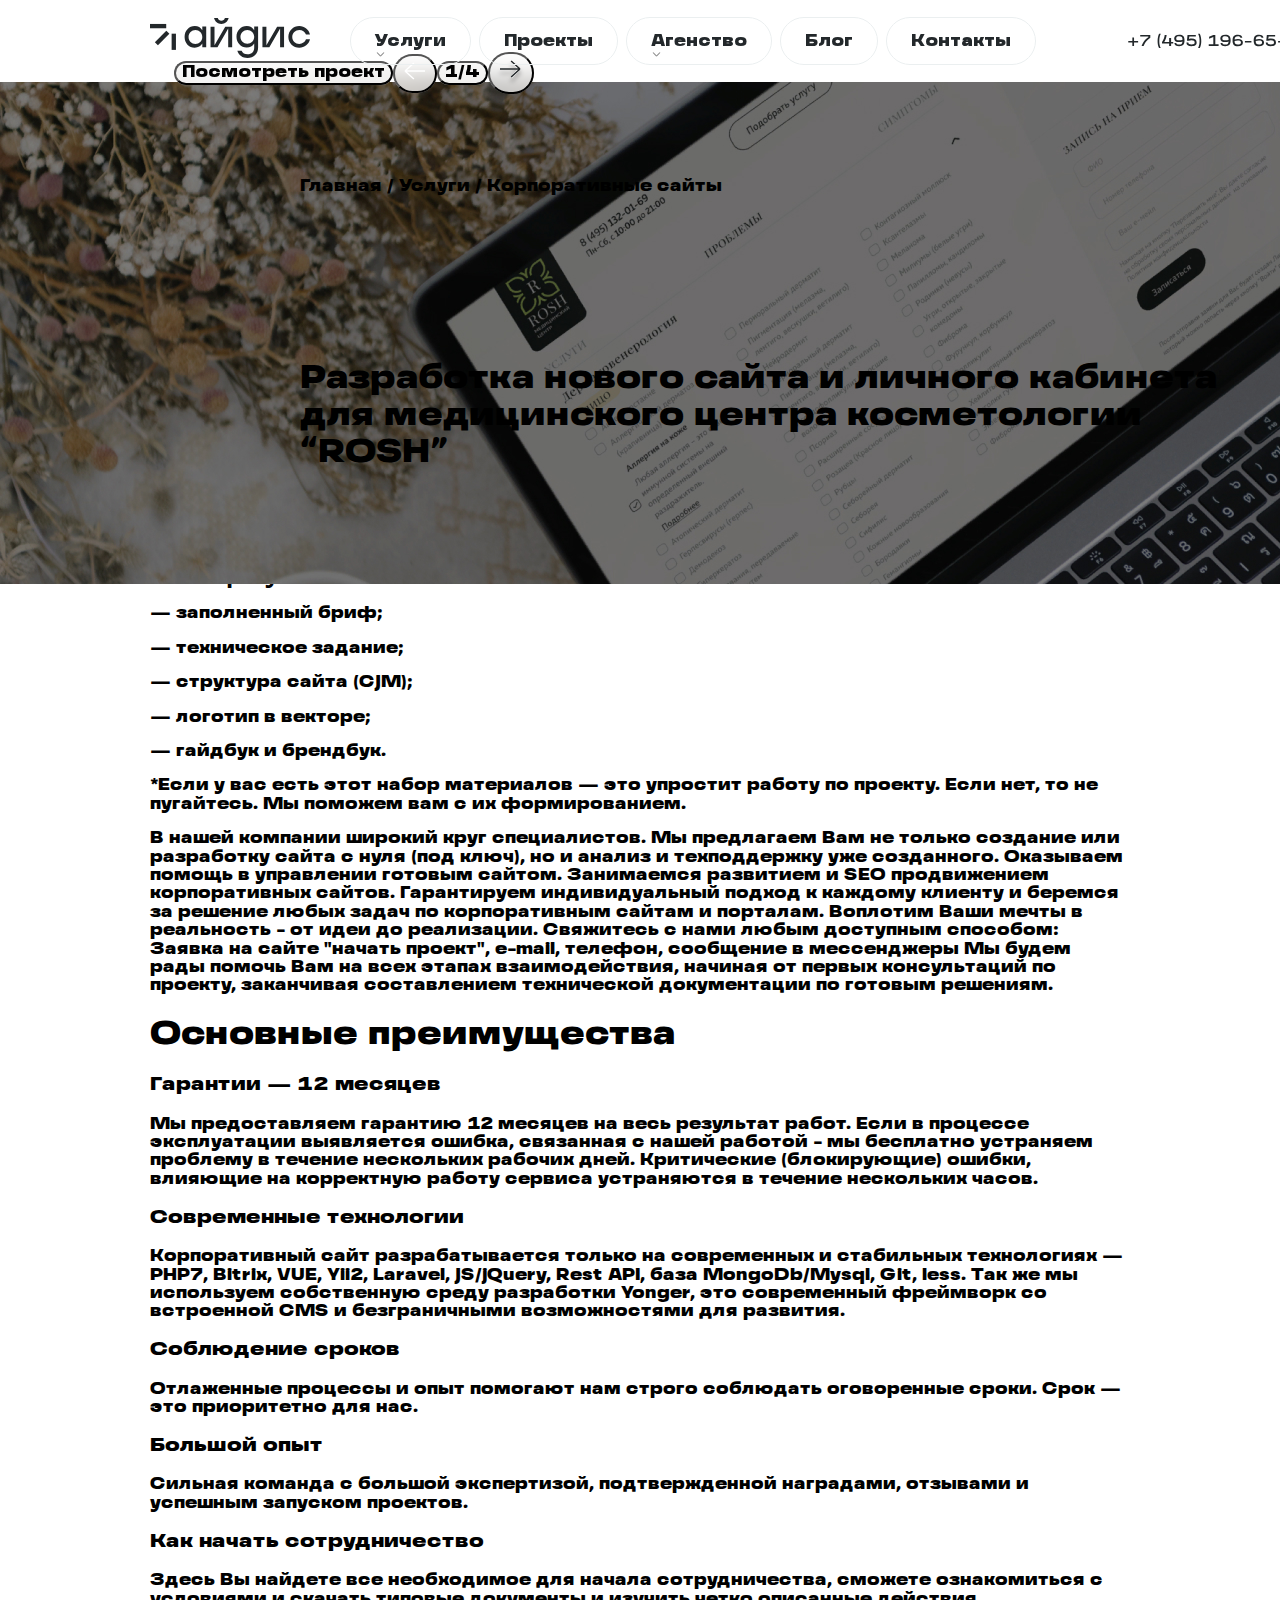
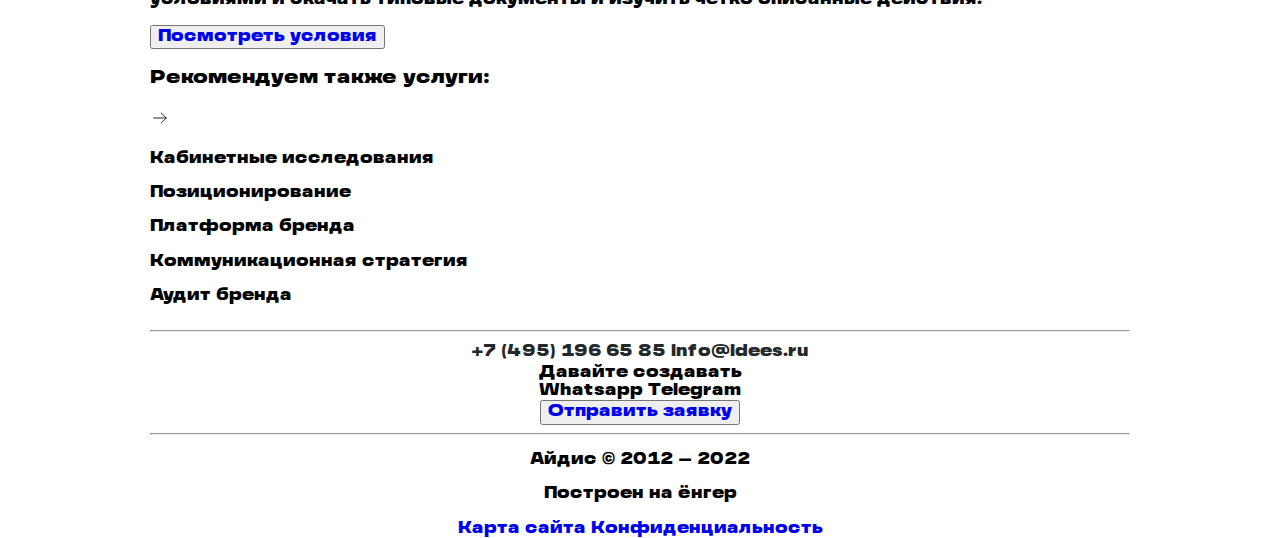
<file: index.html>
<!DOCTYPE html>
<html lang="ru">

<head>
  <meta charset="UTF-8">
  <meta http-equiv="X-UA-Compatible" content="IE=edge">
  <meta name="viewport" content="width=device-width, initial-scale=1.0">
  <title>Айдис</title>
  <link rel="stylesheet" href="/css/normalize.css">
  <link rel="stylesheet" href="/css/style.css">
  <link rel="stylesheet" href="/assets/fonts/GrandisExtended-Black.woff2">
</head>

<body>
  <div class="wrapper">
    <header class="header" id="header">

      <div class="header__container container">
        <div class="header__item logo">
          <a href="#" class="header__link link">
            <img src="/assets/picture/logo-aidis.svg" alt="logo">
          </a>
        </div>

        <nav class="menu">
          <div class="header__item">
            <ul class="menu__items">
              <li class="menu__item"><a href="#" class="menu__link">Услуги<span class="caret"></span></a></li>
              <ul class="service-menu">
                <li>
                  <a href="#" class="menu__link">Аналитика и стратегия</a>
                  <ul>
                    <li><a href="#" class="menu__link"><svg width="18" height="18" viewBox="0 0 18 18" fill="none"
                          xmlns="http://www.w3.org/2000/svg">
                          <path d="M3.35986 8.98511H14.6024" stroke="#34424D" stroke-linecap="round"
                            stroke-linejoin="round" />
                          <path d="M10.1128 4.49097L14.6405 8.99997L10.1128 13.509" stroke="#34424D"
                            stroke-linecap="round" stroke-linejoin="round" />
                        </svg>Предпроектный анализ</a></li>
                    <li><a href="#" class="menu__link">Позиционирование бренда</a></li>
                    <li><a href="#" class="menu__link">Платформа бренда</a></li>
                    <li><a href="#" class="menu__link">Стратегия бренда</a></li>
                    <li><a href="#" class="menu__link">Коммуникационная стратегия</a></li>
                    <li><a href="#" class="menu__link">Аудит бренда</a></li>
                  </ul>
                </li>
                <li>
                  <a href="#" class="menu__link">Брендинг и дизайн</a>
                  <ul>
                    <li><a href="#" class="menu__link"><svg width="18" height="18" viewBox="0 0 18 18" fill="none"
                          xmlns="http://www.w3.org/2000/svg">
                          <path d="M3.35986 8.98511H14.6024" stroke="#34424D" stroke-linecap="round"
                            stroke-linejoin="round" />
                          <path d="M10.1128 4.49097L14.6405 8.99997L10.1128 13.509" stroke="#34424D"
                            stroke-linecap="round" stroke-linejoin="round" />
                        </svg>Нейминг и копирайтинг</a></li>
                    <li><a href="#" class="menu__link">Айдентика и фирменный стиль</a></li>
                    <li><a href="#" class="menu__link">Brand Book & Brand Guidelines</a></li>
                    <li><a href="#" class="menu__link">Дизайн поддержка</a></li>
                    <li><a href="#" class="menu__link">Авторский надзор</a></li>
                    <li><a href="#" class="menu__link">Регистрация товарного знака</a></li>
                  </ul>
                </li>
                <li>
                  <a href="#" class="menu__link">Сайты и IT-продукты</a>
                  <ul>
                    <li><a href="#"><svg width="18" height="18" viewBox="0 0 18 18" fill="none"
                          xmlns="http://www.w3.org/2000/svg">
                          <path d="M3.35986 8.98511H14.6024" stroke="#34424D" stroke-linecap="round"
                            stroke-linejoin="round" />
                          <path d="M10.1128 4.49097L14.6405 8.99997L10.1128 13.509" stroke="#34424D"
                            stroke-linecap="round" stroke-linejoin="round" />
                        </svg>Логика продуктов и MVP</a></li>
                    <li><a href="#" class="menu__link">Проектирование интерфейсов</a></li>
                    <li><a href="#" class="menu__link">Промо-сайты</a></li>
                    <li><a href="#" class="menu__link">Корпоративные сайты</a></li>
                    <li><a href="#" class="menu__link">Сложные веб-сервисы</a></li>
                    <li><a href="#" class="menu__link">Поддержка проектов</a></li>
                  </ul>
                </li>
                <li>
                  <a href="#">Реклама и продвижение</a>
                  <ul>
                    <li><a href="#" class="menu__link"><svg width="18" height="18" viewBox="0 0 18 18" fill="none"
                          xmlns="http://www.w3.org/2000/svg">
                          <path d="M3.35986 8.98511H14.6024" stroke="#34424D" stroke-linecap="round"
                            stroke-linejoin="round" />
                          <path d="M10.1128 4.49097L14.6405 8.99997L10.1128 13.509" stroke="#34424D"
                            stroke-linecap="round" stroke-linejoin="round" />
                        </svg>Стратегия продвижения</a></li>
                    <li><a href="#" class="menu__link">Контентное планирование</a></li>
                    <li><a href="#" class="menu__link">Создание контента</a></li>
                    <li><a href="#" class="menu__link">Поисковая оптимизация (seo)</a></li>
                    <li><a href="#" class="menu__link">Таргетированная реклама</a></li>
                    <li><a href="#" class="menu__link">Ведение соцсетей (смм)</a></li>
                  </ul>
                </li>
              </ul>
              <li class="menu__item"><a href="#" class="menu__link">Проекты</a></li>
              <li class="menu__item"><a href="#" class="menu__link">Агенство<span class="caret"></span></a></li>
              <ul class="ag-menu">
                <li class="ag__item"><a href="#" class="menu__link">О компании</a></li>
                <li class="ag__item"><a href="#" class="menu__link">Условия работы</a></li>
                <li class="ag__item"><a href="#" class="menu__link">Отзывы</a></li>
                <li class="ag__item"><a href="#" class="menu__link">Вакансии</a></li>
                <li class="ag__item"><a href="#" class="menu__link">О бренде</a></li>
                <li class="ag__item"><a href="#" class="menu__link">Партнерам</a></li>
                <li class="ag__item"><a href="#" class="menu__link">Продукты</a></li>
                <li class="ag__item"><a href="#" class="menu__link">Документы</a></li>
              </ul>
              <li class="menu__item"><a href="#" class="menu__link">Блог</a></li>
              <li class="menu__item"><a href="#" class="menu__link">Контакты</a></li>

            </ul>
          </div>
        </nav>

        <div class="header__item number">
          <a href="tel:+74951966585" class="tel__link"><svg width="182" height="16" viewBox="0 0 182 16" fill="none" xmlns="http://www.w3.org/2000/svg">
            <path d="M6.03988 8.008H10.1199V9.608H6.03988V13H4.34388V9.608H0.279878V8.008H4.34388V4.6H6.03988V8.008ZM15.5821 13H13.5821L14.3021 11.288C14.7181 10.2427 15.3475 9.17067 16.1901 8.072C17.0221 6.99467 17.9288 6.072 18.9101 5.304L20.3341 4.168V3.608H12.2221V1.88H22.3021V4.856L20.1421 6.584C19.2248 7.29867 18.4195 8.12 17.7261 9.048C17.0115 9.976 16.4515 10.9253 16.0461 11.896L15.5821 13ZM32.7611 15.112H31.0331C30.0625 13.16 29.5825 10.7547 29.5931 7.896C29.5931 6.488 29.7265 5.16533 29.9931 3.928C30.2598 2.70133 30.6171 1.672 31.0651 0.839999H32.7931C31.8011 2.824 31.3051 5.176 31.3051 7.896C31.2731 10.6587 31.7585 13.064 32.7611 15.112ZM43.1193 8.888H45.2473V10.584H43.1193V13H41.1353V10.584H34.0313V8.952C35.6206 6.62667 36.5006 4.26933 36.6713 1.88H38.6393C38.4473 4.23733 37.6633 6.57333 36.2873 8.888H41.1353V4.968H43.1193V8.888ZM51.2629 1.64C53.0655 1.64 54.3882 2.088 55.2309 2.984C56.0842 3.86933 56.5109 5.29333 56.5109 7.256C56.5109 9.35733 56.1109 10.8827 55.3109 11.832C54.5109 12.7707 53.1189 13.24 51.1349 13.24C48.2549 13.24 46.6602 12.1573 46.3509 9.992H48.2869C48.3722 10.5573 48.6335 10.9627 49.0709 11.208C49.5189 11.4427 50.2069 11.56 51.1349 11.56C52.2655 11.56 53.0762 11.336 53.5669 10.888C54.0789 10.4293 54.3882 9.64 54.4949 8.52C53.6202 8.872 52.4895 9.048 51.1029 9.048C47.8175 9.048 46.1749 7.83733 46.1749 5.416C46.1749 2.89867 47.8709 1.64 51.2629 1.64ZM48.2069 5.4C48.2069 6.09333 48.4469 6.59467 48.9269 6.904C49.4069 7.20267 50.1909 7.352 51.2789 7.352C52.6549 7.352 53.7429 7.176 54.5429 6.824C54.5002 5.49067 54.2442 4.57333 53.7749 4.072C53.3162 3.58133 52.4789 3.336 51.2629 3.336C50.1642 3.336 49.3802 3.49067 48.9109 3.8C48.4415 4.10933 48.2069 4.64267 48.2069 5.4ZM63.7094 5.576C67.0054 5.576 68.6534 6.872 68.6534 9.464C68.6534 10.7333 68.2214 11.6827 67.3574 12.312C66.504 12.9307 65.1974 13.24 63.4374 13.24C60.184 13.24 58.4987 11.9973 58.3814 9.512H60.3174C60.36 10.2373 60.6267 10.76 61.1174 11.08C61.608 11.3893 62.392 11.544 63.4694 11.544C64.6 11.544 65.416 11.384 65.9174 11.064C66.4187 10.7333 66.6694 10.2 66.6694 9.464C66.6694 8.696 66.4187 8.14133 65.9174 7.8C65.4267 7.448 64.6267 7.272 63.5174 7.272C62.4507 7.272 61.5387 7.45333 60.7814 7.816L58.9254 7.64L59.5014 1.88H67.8214V3.592H61.2774L61.0374 6.056C61.8694 5.736 62.76 5.576 63.7094 5.576ZM71.8359 15.112H70.0919C71.0839 13.0533 71.5745 10.648 71.5639 7.896C71.5639 5.18667 71.0625 2.83467 70.0599 0.839999H71.7879C72.2465 1.69333 72.6039 2.728 72.8599 3.944C73.1372 5.21333 73.2759 6.53067 73.2759 7.896C73.2865 10.7227 72.8065 13.128 71.8359 15.112ZM87.3261 1.88V11.288H90.6061V13H80.7341V11.288H85.3101V3.928L81.1021 5.72V3.832L85.2941 1.88H87.3261ZM97.3879 1.64C99.1905 1.64 100.513 2.088 101.356 2.984C102.209 3.86933 102.636 5.29333 102.636 7.256C102.636 9.35733 102.236 10.8827 101.436 11.832C100.636 12.7707 99.2439 13.24 97.2599 13.24C94.3799 13.24 92.7852 12.1573 92.4759 9.992H94.4119C94.4972 10.5573 94.7585 10.9627 95.1959 11.208C95.6439 11.4427 96.3319 11.56 97.2599 11.56C98.3905 11.56 99.2012 11.336 99.6919 10.888C100.204 10.4293 100.513 9.64 100.62 8.52C99.7452 8.872 98.6145 9.048 97.2279 9.048C93.9425 9.048 92.2999 7.83733 92.2999 5.416C92.2999 2.89867 93.9959 1.64 97.3879 1.64ZM94.3319 5.4C94.3319 6.09333 94.5719 6.59467 95.0519 6.904C95.5319 7.20267 96.3159 7.352 97.4039 7.352C98.7799 7.352 99.8679 7.176 100.668 6.824C100.625 5.49067 100.369 4.57333 99.8999 4.072C99.4412 3.58133 98.6039 3.336 97.3879 3.336C96.2892 3.336 95.5052 3.49067 95.0359 3.8C94.5665 4.10933 94.3319 4.64267 94.3319 5.4ZM109.962 5.88C113.258 5.88 114.906 7.08 114.906 9.48C114.906 11.9867 113.2 13.24 109.786 13.24C107.856 13.24 106.501 12.8027 105.722 11.928C104.944 11.0533 104.554 9.61333 104.554 7.608C104.554 5.56 104.992 4.056 105.866 3.096C106.752 2.12533 108.112 1.64 109.946 1.64C112.634 1.64 114.09 2.66933 114.314 4.728H112.41C112.336 4.22667 112.106 3.86933 111.722 3.656C111.338 3.44267 110.746 3.336 109.946 3.336C108.773 3.336 107.941 3.56533 107.45 4.024C106.938 4.504 106.645 5.304 106.57 6.424C107.434 6.06133 108.565 5.88 109.962 5.88ZM109.786 11.56C111.888 11.56 112.938 10.872 112.938 9.496C112.938 8.81333 112.693 8.32267 112.202 8.024C111.712 7.72533 110.906 7.576 109.786 7.576C108.453 7.576 107.37 7.752 106.538 8.104C106.592 9.43733 106.842 10.344 107.29 10.824C107.749 11.3147 108.581 11.56 109.786 11.56ZM123.433 9.608H116.905V8.008H123.433V9.608ZM131.103 5.88C134.399 5.88 136.047 7.08 136.047 9.48C136.047 11.9867 134.34 13.24 130.927 13.24C128.996 13.24 127.642 12.8027 126.863 11.928C126.084 11.0533 125.695 9.61333 125.695 7.608C125.695 5.56 126.132 4.056 127.007 3.096C127.892 2.12533 129.252 1.64 131.087 1.64C133.775 1.64 135.231 2.66933 135.455 4.728H133.551C133.476 4.22667 133.247 3.86933 132.863 3.656C132.479 3.44267 131.887 3.336 131.087 3.336C129.914 3.336 129.082 3.56533 128.591 4.024C128.079 4.504 127.786 5.304 127.711 6.424C128.575 6.06133 129.706 5.88 131.103 5.88ZM130.927 11.56C133.028 11.56 134.079 10.872 134.079 9.496C134.079 8.81333 133.834 8.32267 133.343 8.024C132.852 7.72533 132.047 7.576 130.927 7.576C129.594 7.576 128.511 7.752 127.679 8.104C127.732 9.43733 127.983 10.344 128.431 10.824C128.89 11.3147 129.722 11.56 130.927 11.56ZM143.038 5.576C146.334 5.576 147.982 6.872 147.982 9.464C147.982 10.7333 147.55 11.6827 146.686 12.312C145.832 12.9307 144.526 13.24 142.766 13.24C139.512 13.24 137.827 11.9973 137.71 9.512H139.646C139.688 10.2373 139.955 10.76 140.446 11.08C140.936 11.3893 141.72 11.544 142.798 11.544C143.928 11.544 144.744 11.384 145.246 11.064C145.747 10.7333 145.998 10.2 145.998 9.464C145.998 8.696 145.747 8.14133 145.246 7.8C144.755 7.448 143.955 7.272 142.846 7.272C141.779 7.272 140.867 7.45333 140.11 7.816L138.254 7.64L138.83 1.88H147.15V3.592H140.606L140.366 6.056C141.198 5.736 142.088 5.576 143.038 5.576ZM156.636 9.608H150.108V8.008H156.636V9.608ZM164.002 13.24C160.45 13.24 158.674 12.216 158.674 10.168C158.674 8.70667 159.639 7.784 161.57 7.4V7.08C159.949 6.728 159.138 5.896 159.138 4.584C159.138 2.62133 160.759 1.64 164.002 1.64C165.57 1.64 166.765 1.89067 167.586 2.392C168.407 2.88267 168.818 3.61333 168.818 4.584C168.818 5.90667 167.986 6.744 166.322 7.096V7.384C168.253 7.74667 169.218 8.67467 169.218 10.168C169.218 11.1813 168.775 11.9493 167.89 12.472C167.005 12.984 165.709 13.24 164.002 13.24ZM164.002 6.392C164.962 6.392 165.671 6.25867 166.13 5.992C166.589 5.72533 166.818 5.304 166.818 4.728C166.818 4.23733 166.589 3.88533 166.13 3.672C165.682 3.448 164.973 3.336 164.002 3.336C163.01 3.336 162.279 3.448 161.81 3.672C161.351 3.88533 161.122 4.23733 161.122 4.728C161.122 5.304 161.351 5.72533 161.81 5.992C162.279 6.25867 163.01 6.392 164.002 6.392ZM164.002 11.544C165.122 11.544 165.933 11.4213 166.434 11.176C166.946 10.92 167.202 10.504 167.202 9.928C167.202 9.288 166.941 8.824 166.418 8.536C165.906 8.23733 165.101 8.088 164.002 8.088C162.85 8.088 162.007 8.23733 161.474 8.536C160.941 8.824 160.674 9.288 160.674 9.928C160.674 10.504 160.935 10.92 161.458 11.176C161.991 11.4213 162.839 11.544 164.002 11.544ZM176.272 5.576C179.568 5.576 181.216 6.872 181.216 9.464C181.216 10.7333 180.784 11.6827 179.92 12.312C179.067 12.9307 177.76 13.24 176 13.24C172.747 13.24 171.061 11.9973 170.944 9.512H172.88C172.923 10.2373 173.189 10.76 173.68 11.08C174.171 11.3893 174.955 11.544 176.032 11.544C177.163 11.544 177.979 11.384 178.48 11.064C178.981 10.7333 179.232 10.2 179.232 9.464C179.232 8.696 178.981 8.14133 178.48 7.8C177.989 7.448 177.189 7.272 176.08 7.272C175.013 7.272 174.101 7.45333 173.344 7.816L171.488 7.64L172.064 1.88H180.384V3.592H173.84L173.6 6.056C174.432 5.736 175.323 5.576 176.272 5.576Z" fill="#23282B"/>
            </svg></a>
        </div>
        <button type="button" class="header__item request"><a href="/" class="rqst__link">Отправить заявку</a></button>
      </div>

  </header>
  <main class="main">
    <div class="main-img"><img src="/assets/picture/background.jpg" alt="background"></div>
    <div class="container">
      <section class="nav-window">

        <p class="top-text">Главная / Услуги / Корпоративные сайты</p>
        <h1 class="main__text">Разработка нового сайта и личного кабинета для медицинского центра косметологии “ROSH”</h1>
        <div class="main__buttons">
          <button><a href="#"></a>Посмотреть проект</button>
          <button class="left"><a href="#"><svg width="28" height="28" viewBox="0 0 28 28" fill="none" xmlns="http://www.w3.org/2000/svg">
            <path d="M24 14L4 14M4 14L12.8889 22M4 14L12.8889 6" stroke="white" stroke-width="1.5"/>
            </svg></a></button>
          <button class="middle"><a href="#"></a>1/4</button>
          <button class="right"><a href="#"></a><svg width="30" height="31" viewBox="0 0 30 31" fill="none" xmlns="http://www.w3.org/2000/svg">
            <g filter="url(#filter0_d_821_127)">
            <path d="M4 14H24M24 14L15.1111 6M24 14L15.1111 22" stroke="#23282B" stroke-width="1.5"/>
            </g>
            <defs>
            <filter id="filter0_d_821_127" x="-4" y="0" width="36" height="36" filterUnits="userSpaceOnUse" color-interpolation-filters="sRGB">
            <feFlood flood-opacity="0" result="BackgroundImageFix"/>
            <feColorMatrix in="SourceAlpha" type="matrix" values="0 0 0 0 0 0 0 0 0 0 0 0 0 0 0 0 0 0 127 0" result="hardAlpha"/>
            <feOffset dy="4"/>
            <feGaussianBlur stdDeviation="2"/>
            <feComposite in2="hardAlpha" operator="out"/>
            <feColorMatrix type="matrix" values="0 0 0 0 0 0 0 0 0 0 0 0 0 0 0 0 0 0 0.25 0"/>
            <feBlend mode="normal" in2="BackgroundImageFix" result="effect1_dropShadow_821_127"/>
            <feBlend mode="normal" in="SourceGraphic" in2="effect1_dropShadow_821_127" result="shape"/>
            </filter>
            </defs>
            </svg>
            </button>
        </div>
      </section>
      <section>
        <h1 class="title">Корпоративные сайты</h1>
        <h2 class="subtitle">У нас Вы можете заказать создание корпоративного сайта, портала.</h2>
        <article class="article1">
          <p class="cost-terns">Средняя стоимость и сроки</p>
          <p class="t-cost">Стоимость</p>
          <p class="cost">от 300 000 ₽</p>
          <p class="t-terns">Сроки разработки</p>
          <p class="terns">от 20 рабочих дней</p>
          <button type="button"><a href="/">Отправить заявку</a></button>

        </article>
        <div class="main-ideas">
          <p class="main-ideas1">Имеем большой опыт в решении подобных задач.</p>
          <p class="main-ideas2">Разработка корпоративного сайта, портала займет от 20 рабочих дней.</p>
          <p class="main-ideas3">Стоимость работ рассчитаем исходя из поставленных задач.</p>
          <p class="main-ideas4">Понимаем, что в разработке можно и нужно пробовать разные варианты.</p>
        </div>
        <article class="article2">
          <p class="demands">Что потребуется от Вас: *</p>
          <div class="demands-list">
            <p>— заполненный бриф;</p>
            <p>— техническое задание;</p>
            <p>— структура сайта (CJM);</p>
            <p> — логотип в векторе;</p>
            <p>— гайдбук и брендбук.</p>
          </div>
          <p class="remark">*Если у вас есть этот набор материалов — это упростит работу по проекту. Если
            нет,
            то
            не пугайтесь. Мы поможем вам с их формированием.</p>
        </article>
        <p class="info">В нашей компании широкий круг специалистов. Мы предлагаем Вам не только создание или
          разработку сайта с нуля (под ключ), но и анализ и техподдержку уже созданного. Оказываем помощь
          в
          управлении готовым сайтом. Занимаемся развитием и SEO продвижением корпоративных сайтов.

          Гарантируем индивидуальный подход к каждому клиенту и беремся за решение любых задач по
          корпоративным
          сайтам и порталам. Воплотим Ваши мечты в реальность - от идеи до реализации.

          Свяжитесь с нами любым доступным способом: Заявка на сайте "начать проект", e-mail, телефон,
          сообщение в
          мессенджеры

          Мы будем рады помочь Вам на всех этапах взаимодействия, начиная от первых консультаций по
          проекту,
          заканчивая составлением технической документации по готовым решениям.</p>
        <h1 class="advantages">Основные преимущества</h1>
        <h3 class="ad1">Гарантии — 12 месяцев</h3>
        <p class="detail_1">Мы предоставляем гарантию 12 месяцев на весь результат работ. Если в процессе
          эксплуатации выявляется ошибка, связанная с нашей работой - мы бесплатно устраняем проблему в
          течение
          нескольких рабочих дней. Критические (блокирующие) ошибки, влияющие на корректную работу
          сервиса
          устраняются в течение нескольких часов.</p>
        <h3 class="ad2">Современные технологии</h3>
        <p class="detail_2">Корпоративный сайт разрабатывается только на современных и стабильных
          технологиях —
          PHP7, Bitrix, VUE, Yii2, Laravel, JS/jQuery, Rest API, база MongoDb/Mysql, Git, less. Так же мы
          используем собственную среду разработки Yonger, это современный фреймворк со встроенной CMS и
          безграничными возможностями для развития.</p>
        <h3 class="ad3">Соблюдение сроков</h3>
        <p class="detail_3">Отлаженные процессы и опыт помогают нам строго соблюдать оговоренные сроки. Срок
          —
          это
          приоритетно для нас.</p>
        <h3 class="ad4">Большой опыт</h3>
        <p class="detail_4">Сильная команда с большой экспертизой, подтвержденной наградами, отзывами и
          успешным
          запуском проектов.</p>
        <article class="article3">
          <h3 class="cooperation">Как начать сотрудничество</h3>
          <p class="info">Здесь Вы найдете все необходимое для начала сотрудничества, сможете ознакомиться
            с
            условиями и скачать типовые документы и изучить четко описанные действия.</p>
          <button class="btn"><a href="#">Посмотреть условия</a></button>
        </article>
        <article class="article4">
          <h3 class="rec">Рекомендуем также услуги:</h3>
          <svg width="20" height="20" viewBox="0 0 20 20" fill="none" xmlns="http://www.w3.org/2000/svg">
            <path d="M3.7334 9.98356H16.2251" stroke="#23282B" stroke-linecap="round" stroke-linejoin="round" />
            <path d="M11.2362 4.99023L16.267 10.0002L11.2362 15.0102" stroke="#23282B" stroke-linecap="round"
              stroke-linejoin="round" />
          </svg>
          <p class="r1">Кабинетные исследования</p>
          <p class="r2">Позиционирование</p>
          <p class="r3">Платформа бренда</p>
          <p class="r4">Коммуникационная стратегия</p>
          <p class="r5">Аудит бренда</p>
        </article>
      </section>
    </div>
  </main>
  <footer class="footer">
    <div class="container">
      <hr>
      <address>
        <div class="address">
          <a href="+74951966585" class="menu__link">+7 (495) 196 65 85</a>
          <a href="info@idees.ru" class="menu__link">info@idees.ru</a>
        </div>
      </address>
      <div class="slogan">Давайте создавать</div>
      <div class="massengers">
        Whatsapp
        Telegram
      </div>
      <button type="submit"><a href="/">Отправить заявку</a></button>
      <hr>
      <p>Айдис © 2012 – 2022</p>
      <p>Построен на ёнгер</p>
      <a href="/">Карта сайта</a>
      <a href="/">Конфиденциальность</a>
    </div>

  </footer>
  </div>


</body>

</html>
</file>
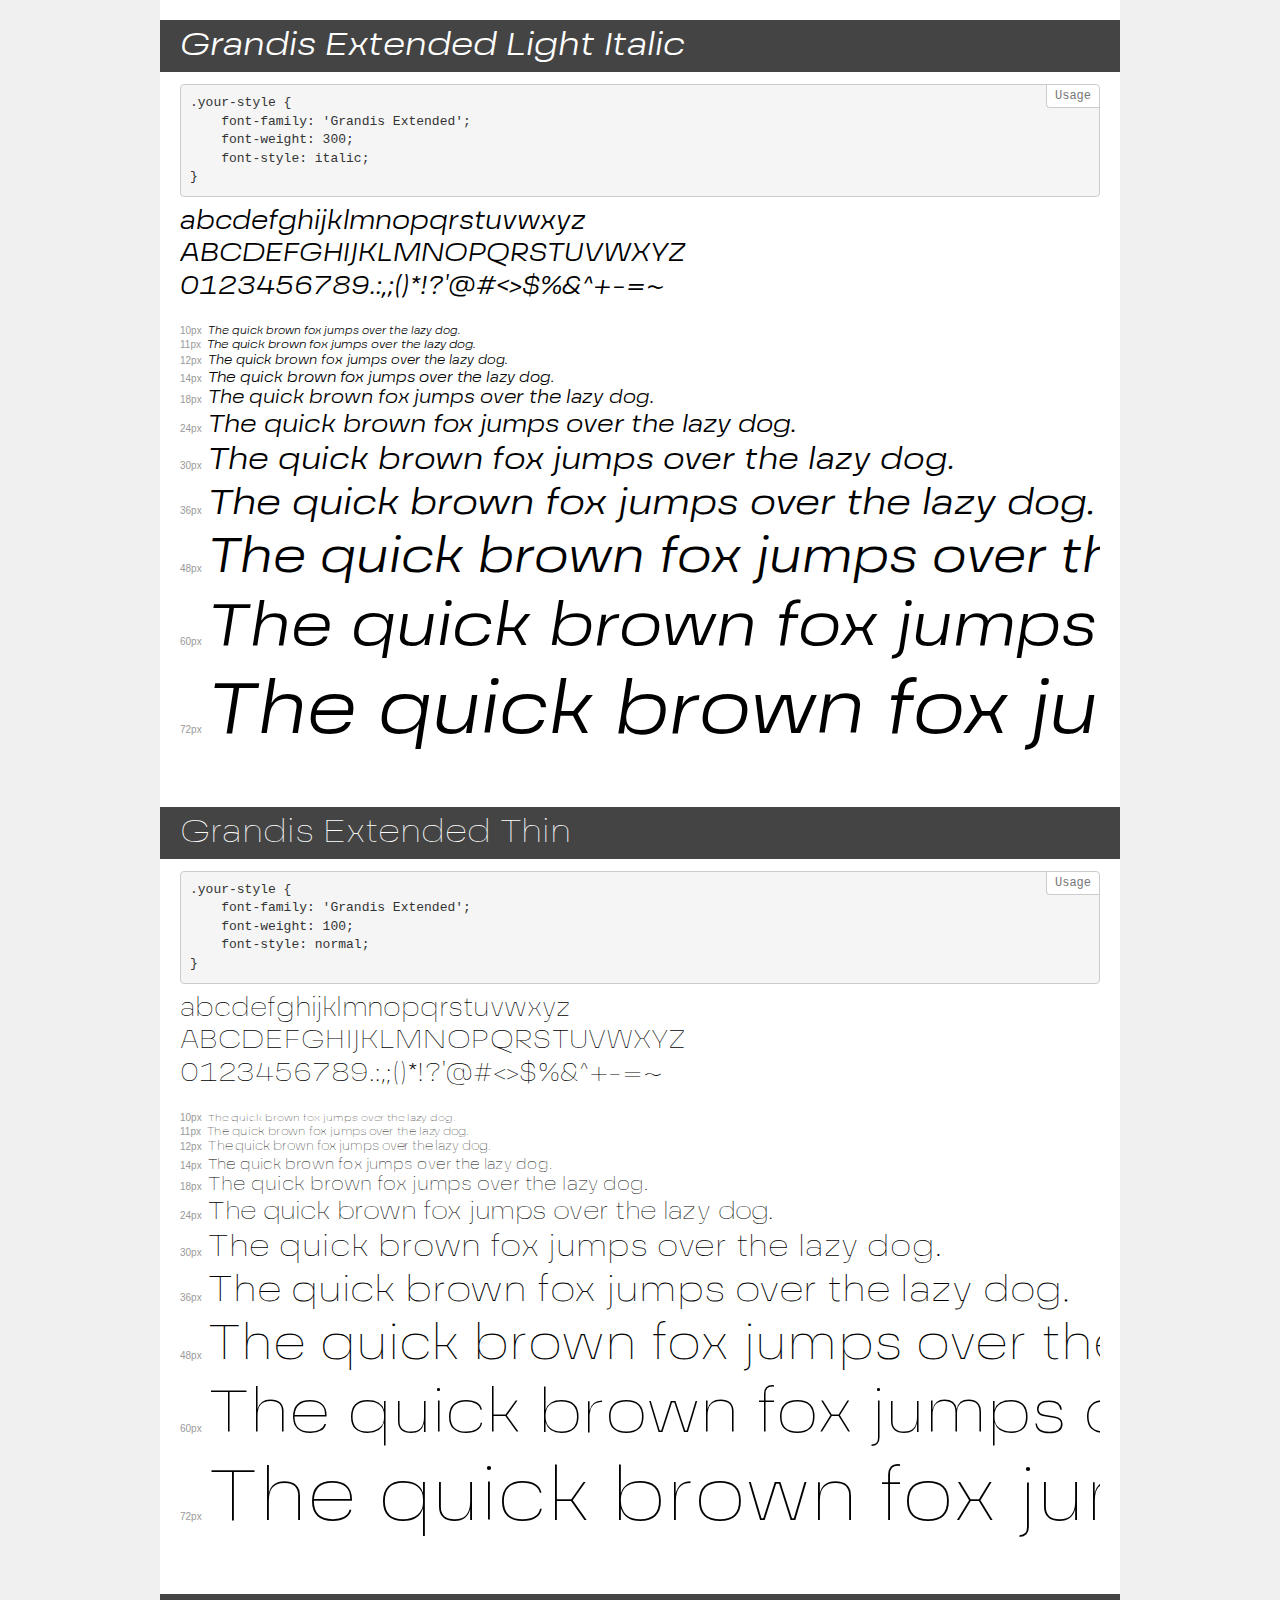
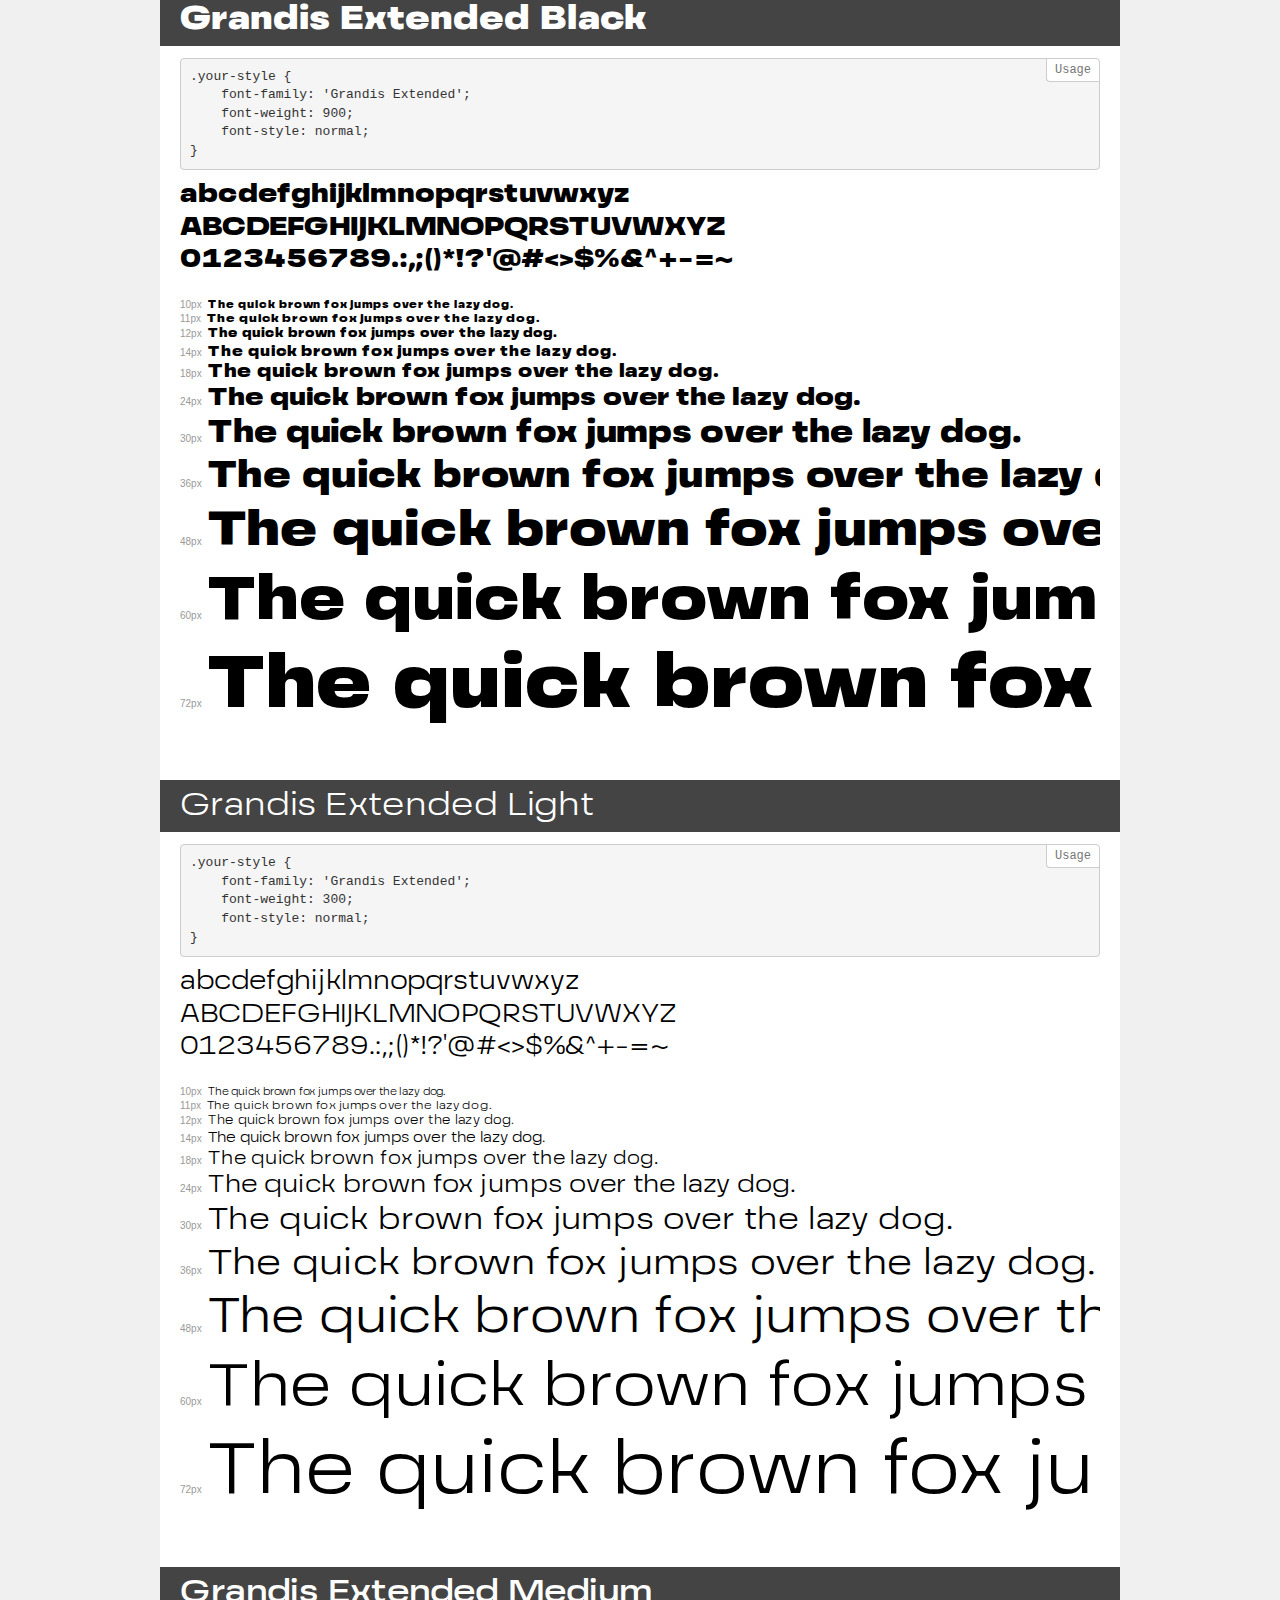
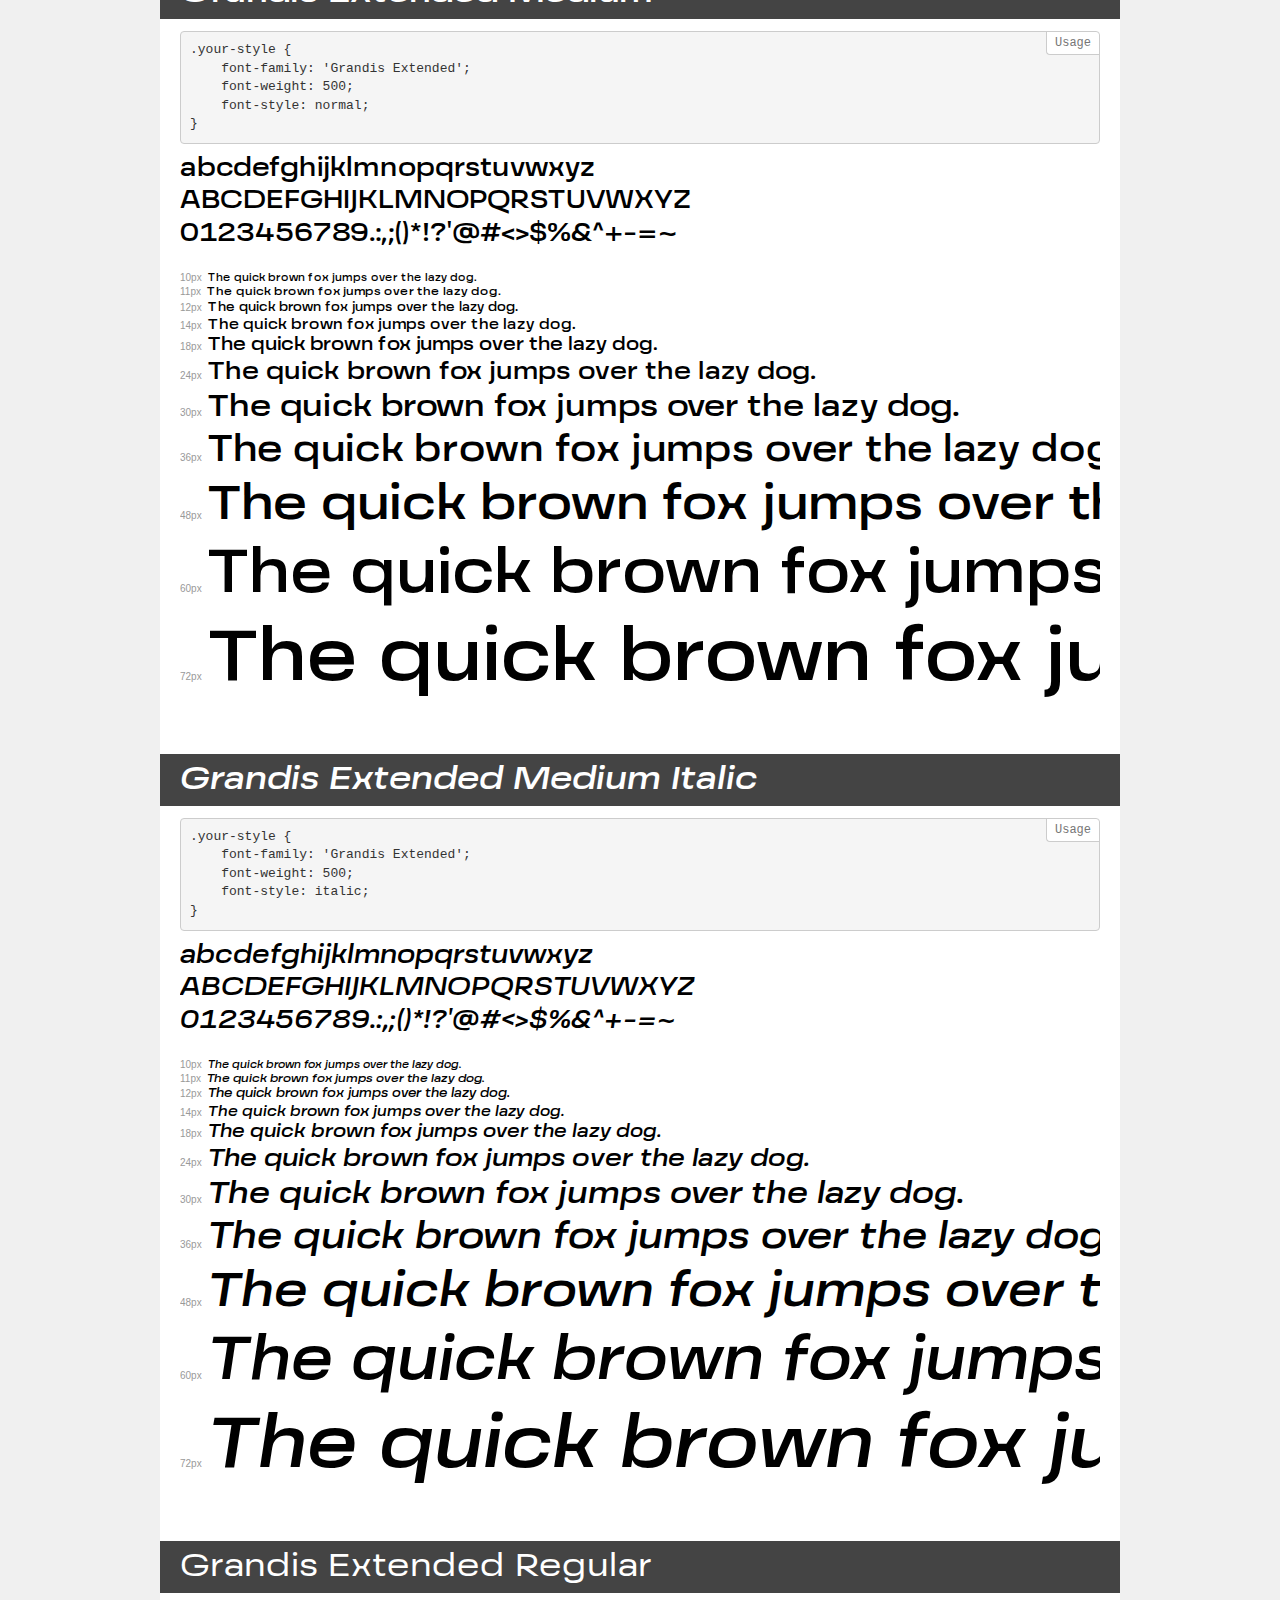
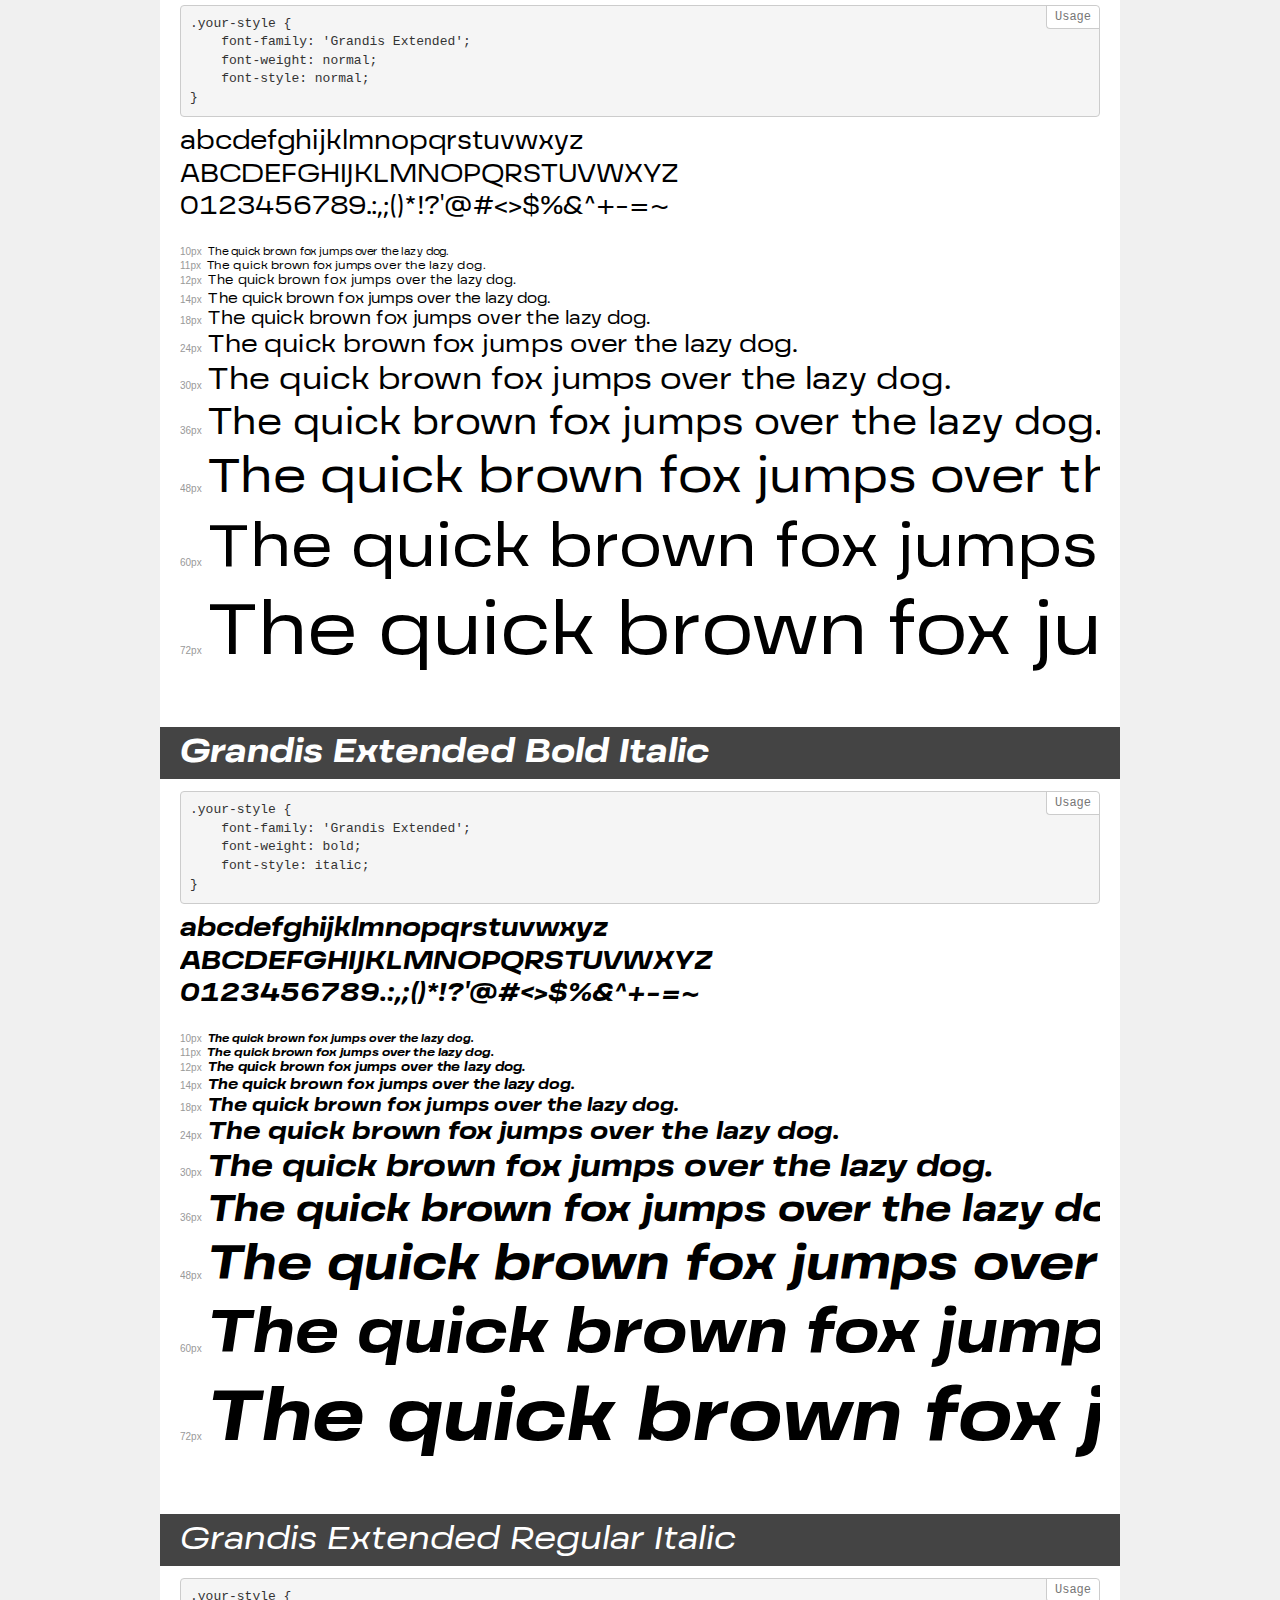
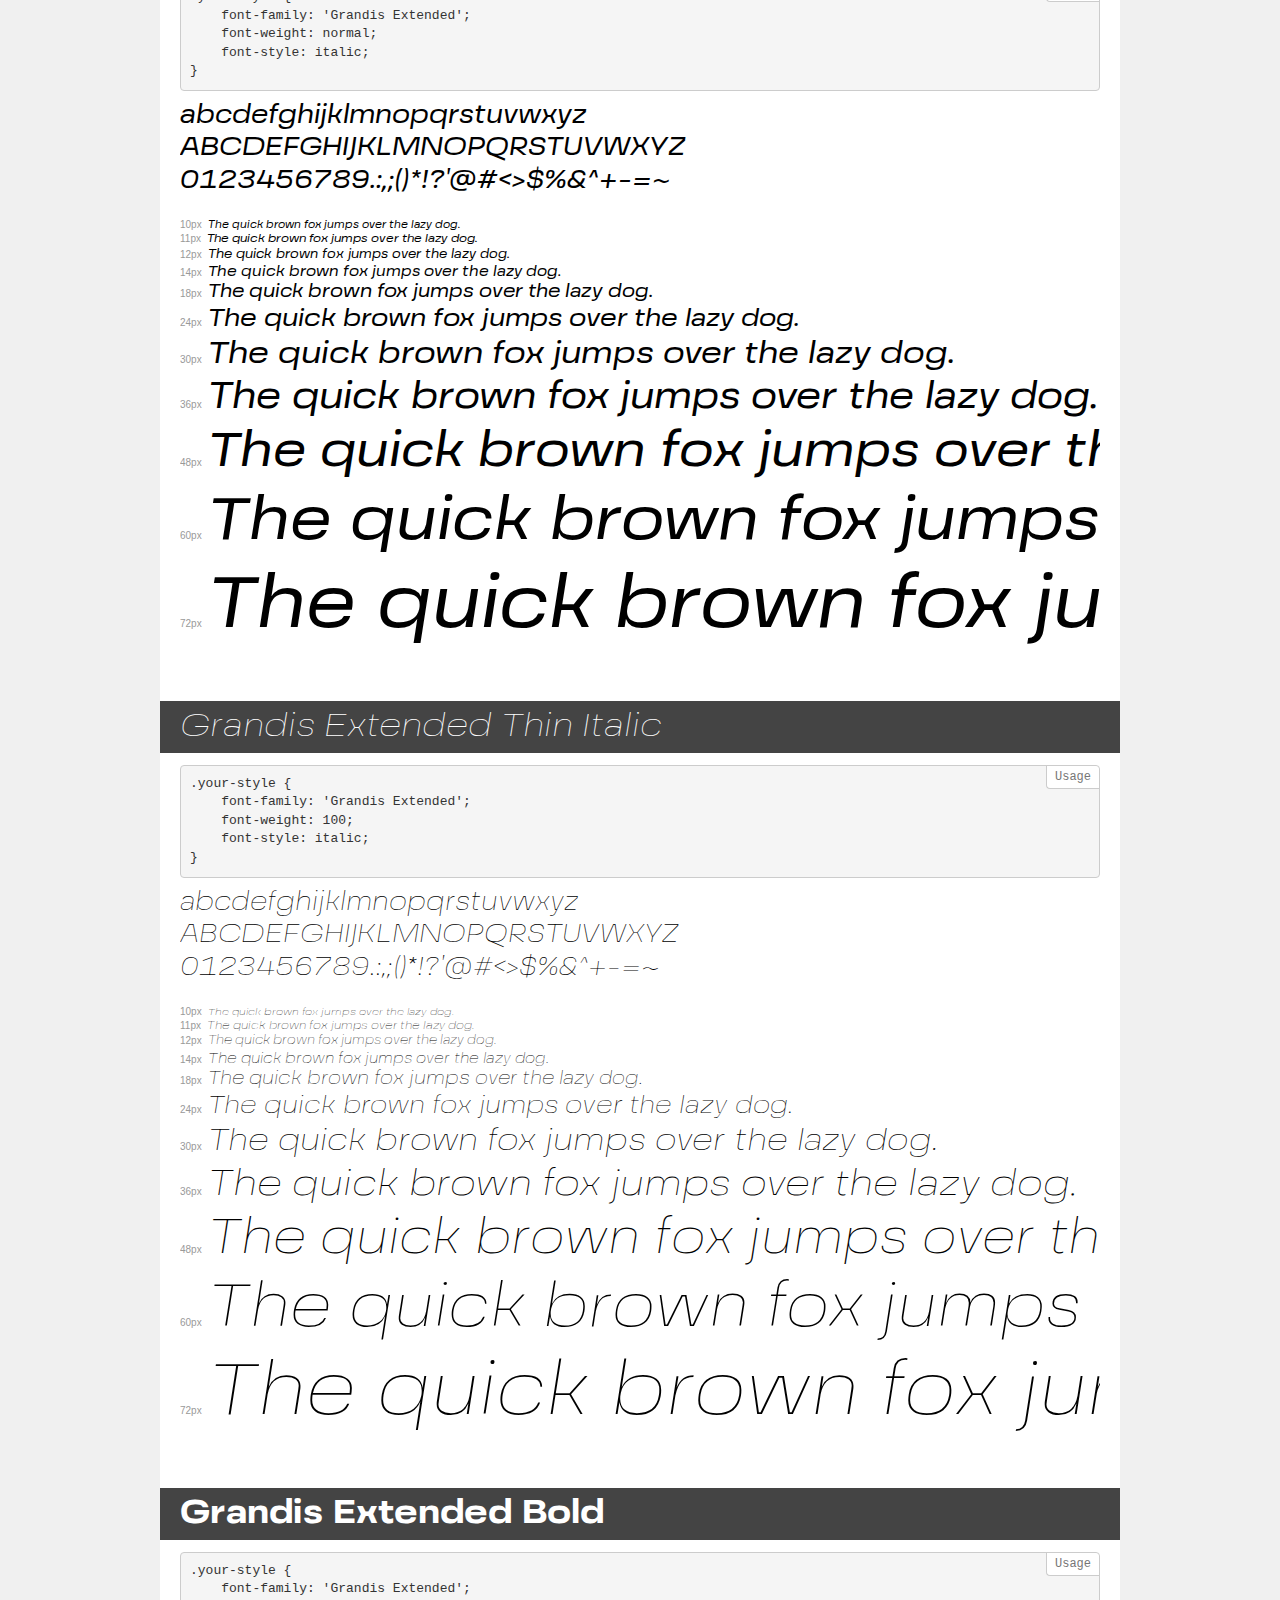
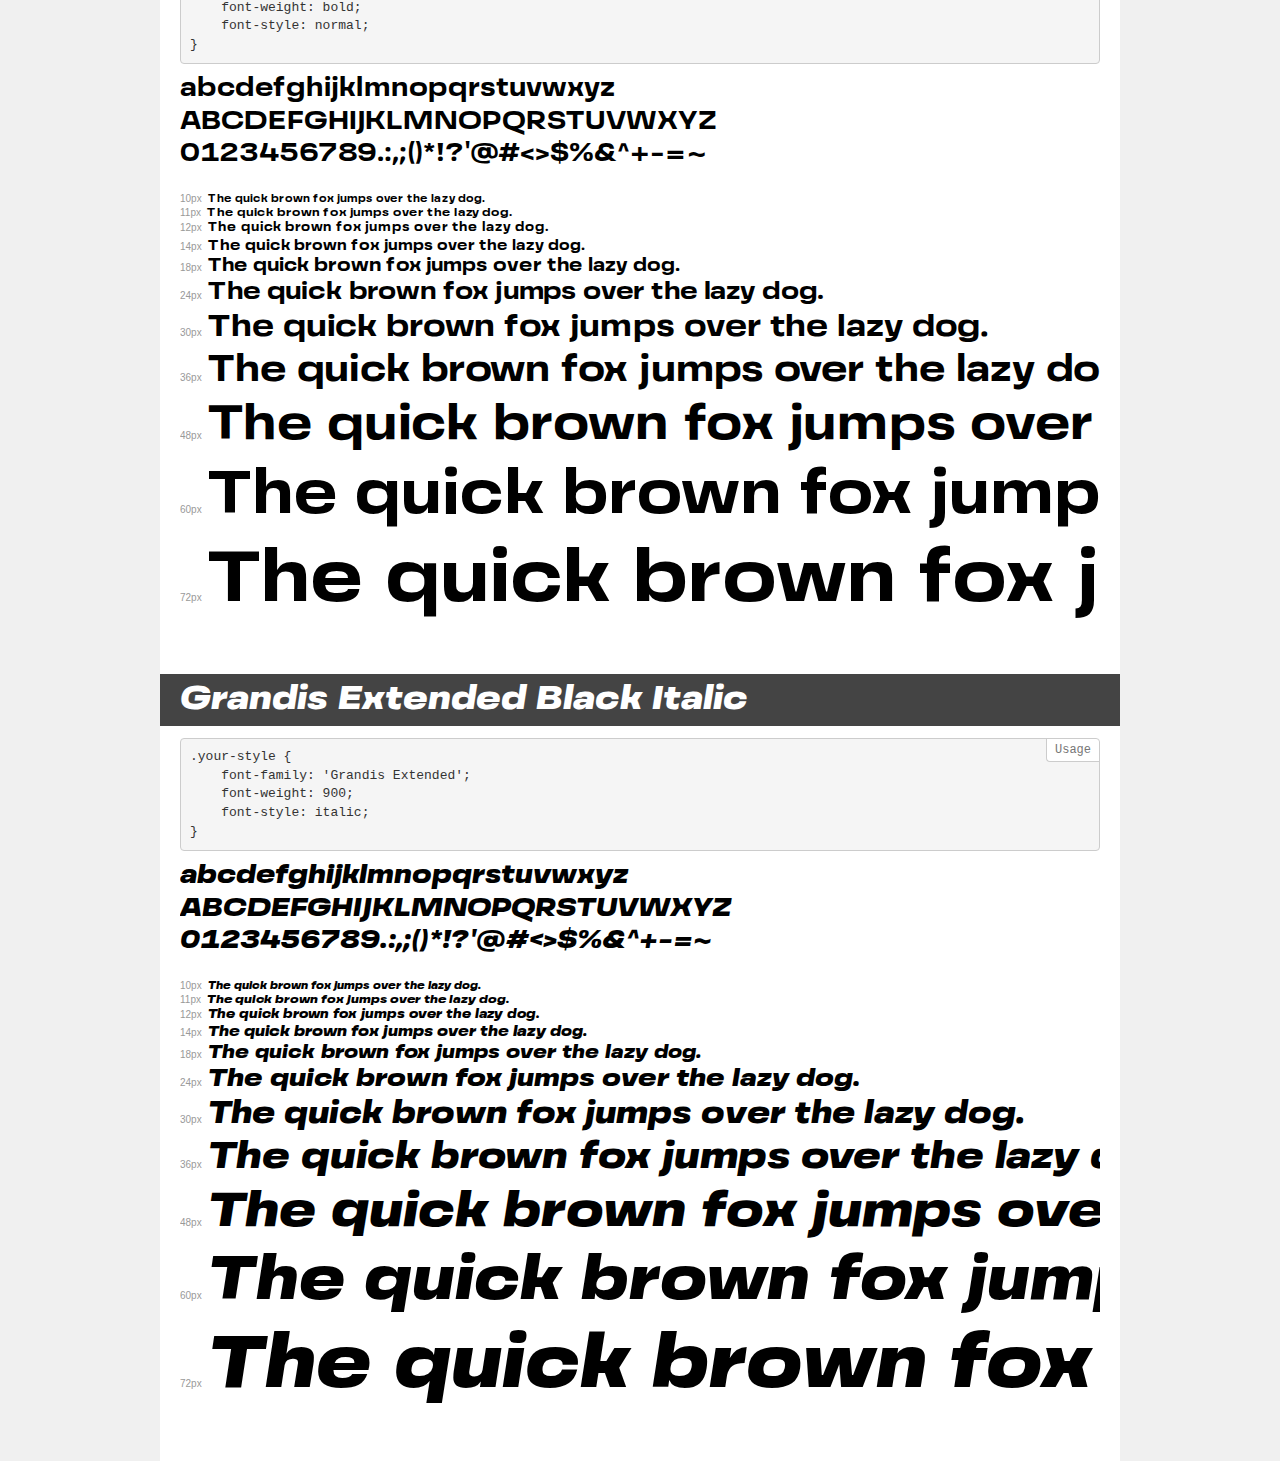
<file: font/demo.html>
<!DOCTYPE html>
<html lang="en">
<head>
    <meta charset="utf-8">
    <meta http-equiv="X-UA-Compatible" content="IE=edge">
    <meta name="viewport" content="width=device-width, initial-scale=1">
    <meta name="robots" content="noindex, noarchive">
    <meta name="format-detection" content="telephone=no">
    <title>Transfonter demo</title>
    <link href="stylesheet.css" rel="stylesheet">
    <style>
        /*
        http://meyerweb.com/eric/tools/css/reset/
        v2.0 | 20110126
        License: none (public domain)
        */
        html, body, div, span, applet, object, iframe,
        h1, h2, h3, h4, h5, h6, p, blockquote, pre,
        a, abbr, acronym, address, big, cite, code,
        del, dfn, em, img, ins, kbd, q, s, samp,
        small, strike, strong, sub, sup, tt, var,
        b, u, i, center,
        dl, dt, dd, ol, ul, li,
        fieldset, form, label, legend,
        table, caption, tbody, tfoot, thead, tr, th, td,
        article, aside, canvas, details, embed,
        figure, figcaption, footer, header, hgroup,
        menu, nav, output, ruby, section, summary,
        time, mark, audio, video {
            margin: 0;
            padding: 0;
            border: 0;
            font-size: 100%;
            font: inherit;
            vertical-align: baseline;
        }
        /* HTML5 display-role reset for older browsers */
        article, aside, details, figcaption, figure,
        footer, header, hgroup, menu, nav, section {
            display: block;
        }
        body {
            line-height: 1;
        }
        ol, ul {
            list-style: none;
        }
        blockquote, q {
            quotes: none;
        }
        blockquote:before, blockquote:after,
        q:before, q:after {
            content: '';
            content: none;
        }
        table {
            border-collapse: collapse;
            border-spacing: 0;
        }
        /* demo styles */
        body {
            background: #f0f0f0;
            color: #000;
        }
        .page {
            background: #fff;
            width: 920px;
            margin: 0 auto;
            padding: 20px 20px 0 20px;
            overflow: hidden;
        }
        .font-container {
            overflow-x: auto;
            overflow-y: hidden;
            margin-bottom: 40px;
            line-height: 1.3;
            white-space: nowrap;
            padding-bottom: 5px;
        }
        h1 {
            position: relative;
            background: #444;
            font-size: 32px;
            color: #fff;
            padding: 10px 20px;
            margin: 0 -20px 12px -20px;
        }
        .letters {
            font-size: 25px;
            margin-bottom: 20px;
        }
        .s10:before {
            content: '10px';
        }
        .s11:before {
            content: '11px';
        }
        .s12:before {
            content: '12px';
        }
        .s14:before {
            content: '14px';
        }
        .s18:before {
            content: '18px';
        }
        .s24:before {
            content: '24px';
        }
        .s30:before {
            content: '30px';
        }
        .s36:before {
            content: '36px';
        }
        .s48:before {
            content: '48px';
        }
        .s60:before {
            content: '60px';
        }
        .s72:before {
            content: '72px';
        }
        .s10:before, .s11:before, .s12:before, .s14:before,
        .s18:before, .s24:before, .s30:before, .s36:before,
        .s48:before, .s60:before, .s72:before {
            font-family: Arial, sans-serif;
            font-size: 10px;
            font-weight: normal;
            font-style: normal;
            color: #999;
            padding-right: 6px;
        }
        pre {
            display: block;
            position: relative;
            padding: 9px;
            margin: 0 0 10px;
            font-family: Monaco, Menlo, Consolas, "Courier New", monospace;
            font-size: 13px;
            line-height: 1.428571429;
            color: #333;
            font-weight: normal;
            font-style: normal;
            background-color: #f5f5f5;
            border: 1px solid #ccc;
            overflow-x: auto;
            border-radius: 4px;
        }
        pre:after {
            display: block;
            position: absolute;
            right: 0;
            top: 0;
            content: 'Usage';
            line-height: 1;
            padding: 5px 8px;
            font-size: 12px;
            color: #767676;
            background-color: #fff;
            border: 1px solid #ccc;
            border-right: none;
            border-top: none;
            border-radius: 0 4px 0 4px;
            z-index: 10;
        }
        /* responsive */
        @media (max-width: 959px) {
            .page {
                width: auto;
                margin: 0;
            }
        }
    </style>
</head>
<body>
<div class="page">
    <div class="demo">
        <h1 style="font-family: 'Grandis Extended'; font-weight: 300; font-style: italic;">Grandis Extended Light Italic</h1>
        <pre>.your-style {
    font-family: 'Grandis Extended';
    font-weight: 300;
    font-style: italic;
}</pre>
        <div class="font-container" style="font-family: 'Grandis Extended'; font-weight: 300; font-style: italic;">
            <p class="letters">
                abcdefghijklmnopqrstuvwxyz<br>
ABCDEFGHIJKLMNOPQRSTUVWXYZ<br>
                0123456789.:,;()*!?'@#<>$%&^+-=~
            </p>
            <p class="s10" style="font-size: 10px;">The quick brown fox jumps over the lazy dog.</p>
            <p class="s11" style="font-size: 11px;">The quick brown fox jumps over the lazy dog.</p>
            <p class="s12" style="font-size: 12px;">The quick brown fox jumps over the lazy dog.</p>
            <p class="s14" style="font-size: 14px;">The quick brown fox jumps over the lazy dog.</p>
            <p class="s18" style="font-size: 18px;">The quick brown fox jumps over the lazy dog.</p>
            <p class="s24" style="font-size: 24px;">The quick brown fox jumps over the lazy dog.</p>
            <p class="s30" style="font-size: 30px;">The quick brown fox jumps over the lazy dog.</p>
            <p class="s36" style="font-size: 36px;">The quick brown fox jumps over the lazy dog.</p>
            <p class="s48" style="font-size: 48px;">The quick brown fox jumps over the lazy dog.</p>
            <p class="s60" style="font-size: 60px;">The quick brown fox jumps over the lazy dog.</p>
            <p class="s72" style="font-size: 72px;">The quick brown fox jumps over the lazy dog.</p>
        </div>
    </div>
    <div class="demo">
        <h1 style="font-family: 'Grandis Extended'; font-weight: 100; font-style: normal;">Grandis Extended Thin</h1>
        <pre>.your-style {
    font-family: 'Grandis Extended';
    font-weight: 100;
    font-style: normal;
}</pre>
        <div class="font-container" style="font-family: 'Grandis Extended'; font-weight: 100; font-style: normal;">
            <p class="letters">
                abcdefghijklmnopqrstuvwxyz<br>
ABCDEFGHIJKLMNOPQRSTUVWXYZ<br>
                0123456789.:,;()*!?'@#<>$%&^+-=~
            </p>
            <p class="s10" style="font-size: 10px;">The quick brown fox jumps over the lazy dog.</p>
            <p class="s11" style="font-size: 11px;">The quick brown fox jumps over the lazy dog.</p>
            <p class="s12" style="font-size: 12px;">The quick brown fox jumps over the lazy dog.</p>
            <p class="s14" style="font-size: 14px;">The quick brown fox jumps over the lazy dog.</p>
            <p class="s18" style="font-size: 18px;">The quick brown fox jumps over the lazy dog.</p>
            <p class="s24" style="font-size: 24px;">The quick brown fox jumps over the lazy dog.</p>
            <p class="s30" style="font-size: 30px;">The quick brown fox jumps over the lazy dog.</p>
            <p class="s36" style="font-size: 36px;">The quick brown fox jumps over the lazy dog.</p>
            <p class="s48" style="font-size: 48px;">The quick brown fox jumps over the lazy dog.</p>
            <p class="s60" style="font-size: 60px;">The quick brown fox jumps over the lazy dog.</p>
            <p class="s72" style="font-size: 72px;">The quick brown fox jumps over the lazy dog.</p>
        </div>
    </div>
    <div class="demo">
        <h1 style="font-family: 'Grandis Extended'; font-weight: 900; font-style: normal;">Grandis Extended Black</h1>
        <pre>.your-style {
    font-family: 'Grandis Extended';
    font-weight: 900;
    font-style: normal;
}</pre>
        <div class="font-container" style="font-family: 'Grandis Extended'; font-weight: 900; font-style: normal;">
            <p class="letters">
                abcdefghijklmnopqrstuvwxyz<br>
ABCDEFGHIJKLMNOPQRSTUVWXYZ<br>
                0123456789.:,;()*!?'@#<>$%&^+-=~
            </p>
            <p class="s10" style="font-size: 10px;">The quick brown fox jumps over the lazy dog.</p>
            <p class="s11" style="font-size: 11px;">The quick brown fox jumps over the lazy dog.</p>
            <p class="s12" style="font-size: 12px;">The quick brown fox jumps over the lazy dog.</p>
            <p class="s14" style="font-size: 14px;">The quick brown fox jumps over the lazy dog.</p>
            <p class="s18" style="font-size: 18px;">The quick brown fox jumps over the lazy dog.</p>
            <p class="s24" style="font-size: 24px;">The quick brown fox jumps over the lazy dog.</p>
            <p class="s30" style="font-size: 30px;">The quick brown fox jumps over the lazy dog.</p>
            <p class="s36" style="font-size: 36px;">The quick brown fox jumps over the lazy dog.</p>
            <p class="s48" style="font-size: 48px;">The quick brown fox jumps over the lazy dog.</p>
            <p class="s60" style="font-size: 60px;">The quick brown fox jumps over the lazy dog.</p>
            <p class="s72" style="font-size: 72px;">The quick brown fox jumps over the lazy dog.</p>
        </div>
    </div>
    <div class="demo">
        <h1 style="font-family: 'Grandis Extended'; font-weight: 300; font-style: normal;">Grandis Extended Light</h1>
        <pre>.your-style {
    font-family: 'Grandis Extended';
    font-weight: 300;
    font-style: normal;
}</pre>
        <div class="font-container" style="font-family: 'Grandis Extended'; font-weight: 300; font-style: normal;">
            <p class="letters">
                abcdefghijklmnopqrstuvwxyz<br>
ABCDEFGHIJKLMNOPQRSTUVWXYZ<br>
                0123456789.:,;()*!?'@#<>$%&^+-=~
            </p>
            <p class="s10" style="font-size: 10px;">The quick brown fox jumps over the lazy dog.</p>
            <p class="s11" style="font-size: 11px;">The quick brown fox jumps over the lazy dog.</p>
            <p class="s12" style="font-size: 12px;">The quick brown fox jumps over the lazy dog.</p>
            <p class="s14" style="font-size: 14px;">The quick brown fox jumps over the lazy dog.</p>
            <p class="s18" style="font-size: 18px;">The quick brown fox jumps over the lazy dog.</p>
            <p class="s24" style="font-size: 24px;">The quick brown fox jumps over the lazy dog.</p>
            <p class="s30" style="font-size: 30px;">The quick brown fox jumps over the lazy dog.</p>
            <p class="s36" style="font-size: 36px;">The quick brown fox jumps over the lazy dog.</p>
            <p class="s48" style="font-size: 48px;">The quick brown fox jumps over the lazy dog.</p>
            <p class="s60" style="font-size: 60px;">The quick brown fox jumps over the lazy dog.</p>
            <p class="s72" style="font-size: 72px;">The quick brown fox jumps over the lazy dog.</p>
        </div>
    </div>
    <div class="demo">
        <h1 style="font-family: 'Grandis Extended'; font-weight: 500; font-style: normal;">Grandis Extended Medium</h1>
        <pre>.your-style {
    font-family: 'Grandis Extended';
    font-weight: 500;
    font-style: normal;
}</pre>
        <div class="font-container" style="font-family: 'Grandis Extended'; font-weight: 500; font-style: normal;">
            <p class="letters">
                abcdefghijklmnopqrstuvwxyz<br>
ABCDEFGHIJKLMNOPQRSTUVWXYZ<br>
                0123456789.:,;()*!?'@#<>$%&^+-=~
            </p>
            <p class="s10" style="font-size: 10px;">The quick brown fox jumps over the lazy dog.</p>
            <p class="s11" style="font-size: 11px;">The quick brown fox jumps over the lazy dog.</p>
            <p class="s12" style="font-size: 12px;">The quick brown fox jumps over the lazy dog.</p>
            <p class="s14" style="font-size: 14px;">The quick brown fox jumps over the lazy dog.</p>
            <p class="s18" style="font-size: 18px;">The quick brown fox jumps over the lazy dog.</p>
            <p class="s24" style="font-size: 24px;">The quick brown fox jumps over the lazy dog.</p>
            <p class="s30" style="font-size: 30px;">The quick brown fox jumps over the lazy dog.</p>
            <p class="s36" style="font-size: 36px;">The quick brown fox jumps over the lazy dog.</p>
            <p class="s48" style="font-size: 48px;">The quick brown fox jumps over the lazy dog.</p>
            <p class="s60" style="font-size: 60px;">The quick brown fox jumps over the lazy dog.</p>
            <p class="s72" style="font-size: 72px;">The quick brown fox jumps over the lazy dog.</p>
        </div>
    </div>
    <div class="demo">
        <h1 style="font-family: 'Grandis Extended'; font-weight: 500; font-style: italic;">Grandis Extended Medium Italic</h1>
        <pre>.your-style {
    font-family: 'Grandis Extended';
    font-weight: 500;
    font-style: italic;
}</pre>
        <div class="font-container" style="font-family: 'Grandis Extended'; font-weight: 500; font-style: italic;">
            <p class="letters">
                abcdefghijklmnopqrstuvwxyz<br>
ABCDEFGHIJKLMNOPQRSTUVWXYZ<br>
                0123456789.:,;()*!?'@#<>$%&^+-=~
            </p>
            <p class="s10" style="font-size: 10px;">The quick brown fox jumps over the lazy dog.</p>
            <p class="s11" style="font-size: 11px;">The quick brown fox jumps over the lazy dog.</p>
            <p class="s12" style="font-size: 12px;">The quick brown fox jumps over the lazy dog.</p>
            <p class="s14" style="font-size: 14px;">The quick brown fox jumps over the lazy dog.</p>
            <p class="s18" style="font-size: 18px;">The quick brown fox jumps over the lazy dog.</p>
            <p class="s24" style="font-size: 24px;">The quick brown fox jumps over the lazy dog.</p>
            <p class="s30" style="font-size: 30px;">The quick brown fox jumps over the lazy dog.</p>
            <p class="s36" style="font-size: 36px;">The quick brown fox jumps over the lazy dog.</p>
            <p class="s48" style="font-size: 48px;">The quick brown fox jumps over the lazy dog.</p>
            <p class="s60" style="font-size: 60px;">The quick brown fox jumps over the lazy dog.</p>
            <p class="s72" style="font-size: 72px;">The quick brown fox jumps over the lazy dog.</p>
        </div>
    </div>
    <div class="demo">
        <h1 style="font-family: 'Grandis Extended'; font-weight: normal; font-style: normal;">Grandis Extended Regular</h1>
        <pre>.your-style {
    font-family: 'Grandis Extended';
    font-weight: normal;
    font-style: normal;
}</pre>
        <div class="font-container" style="font-family: 'Grandis Extended'; font-weight: normal; font-style: normal;">
            <p class="letters">
                abcdefghijklmnopqrstuvwxyz<br>
ABCDEFGHIJKLMNOPQRSTUVWXYZ<br>
                0123456789.:,;()*!?'@#<>$%&^+-=~
            </p>
            <p class="s10" style="font-size: 10px;">The quick brown fox jumps over the lazy dog.</p>
            <p class="s11" style="font-size: 11px;">The quick brown fox jumps over the lazy dog.</p>
            <p class="s12" style="font-size: 12px;">The quick brown fox jumps over the lazy dog.</p>
            <p class="s14" style="font-size: 14px;">The quick brown fox jumps over the lazy dog.</p>
            <p class="s18" style="font-size: 18px;">The quick brown fox jumps over the lazy dog.</p>
            <p class="s24" style="font-size: 24px;">The quick brown fox jumps over the lazy dog.</p>
            <p class="s30" style="font-size: 30px;">The quick brown fox jumps over the lazy dog.</p>
            <p class="s36" style="font-size: 36px;">The quick brown fox jumps over the lazy dog.</p>
            <p class="s48" style="font-size: 48px;">The quick brown fox jumps over the lazy dog.</p>
            <p class="s60" style="font-size: 60px;">The quick brown fox jumps over the lazy dog.</p>
            <p class="s72" style="font-size: 72px;">The quick brown fox jumps over the lazy dog.</p>
        </div>
    </div>
    <div class="demo">
        <h1 style="font-family: 'Grandis Extended'; font-weight: bold; font-style: italic;">Grandis Extended Bold Italic</h1>
        <pre>.your-style {
    font-family: 'Grandis Extended';
    font-weight: bold;
    font-style: italic;
}</pre>
        <div class="font-container" style="font-family: 'Grandis Extended'; font-weight: bold; font-style: italic;">
            <p class="letters">
                abcdefghijklmnopqrstuvwxyz<br>
ABCDEFGHIJKLMNOPQRSTUVWXYZ<br>
                0123456789.:,;()*!?'@#<>$%&^+-=~
            </p>
            <p class="s10" style="font-size: 10px;">The quick brown fox jumps over the lazy dog.</p>
            <p class="s11" style="font-size: 11px;">The quick brown fox jumps over the lazy dog.</p>
            <p class="s12" style="font-size: 12px;">The quick brown fox jumps over the lazy dog.</p>
            <p class="s14" style="font-size: 14px;">The quick brown fox jumps over the lazy dog.</p>
            <p class="s18" style="font-size: 18px;">The quick brown fox jumps over the lazy dog.</p>
            <p class="s24" style="font-size: 24px;">The quick brown fox jumps over the lazy dog.</p>
            <p class="s30" style="font-size: 30px;">The quick brown fox jumps over the lazy dog.</p>
            <p class="s36" style="font-size: 36px;">The quick brown fox jumps over the lazy dog.</p>
            <p class="s48" style="font-size: 48px;">The quick brown fox jumps over the lazy dog.</p>
            <p class="s60" style="font-size: 60px;">The quick brown fox jumps over the lazy dog.</p>
            <p class="s72" style="font-size: 72px;">The quick brown fox jumps over the lazy dog.</p>
        </div>
    </div>
    <div class="demo">
        <h1 style="font-family: 'Grandis Extended'; font-weight: normal; font-style: italic;">Grandis Extended Regular Italic</h1>
        <pre>.your-style {
    font-family: 'Grandis Extended';
    font-weight: normal;
    font-style: italic;
}</pre>
        <div class="font-container" style="font-family: 'Grandis Extended'; font-weight: normal; font-style: italic;">
            <p class="letters">
                abcdefghijklmnopqrstuvwxyz<br>
ABCDEFGHIJKLMNOPQRSTUVWXYZ<br>
                0123456789.:,;()*!?'@#<>$%&^+-=~
            </p>
            <p class="s10" style="font-size: 10px;">The quick brown fox jumps over the lazy dog.</p>
            <p class="s11" style="font-size: 11px;">The quick brown fox jumps over the lazy dog.</p>
            <p class="s12" style="font-size: 12px;">The quick brown fox jumps over the lazy dog.</p>
            <p class="s14" style="font-size: 14px;">The quick brown fox jumps over the lazy dog.</p>
            <p class="s18" style="font-size: 18px;">The quick brown fox jumps over the lazy dog.</p>
            <p class="s24" style="font-size: 24px;">The quick brown fox jumps over the lazy dog.</p>
            <p class="s30" style="font-size: 30px;">The quick brown fox jumps over the lazy dog.</p>
            <p class="s36" style="font-size: 36px;">The quick brown fox jumps over the lazy dog.</p>
            <p class="s48" style="font-size: 48px;">The quick brown fox jumps over the lazy dog.</p>
            <p class="s60" style="font-size: 60px;">The quick brown fox jumps over the lazy dog.</p>
            <p class="s72" style="font-size: 72px;">The quick brown fox jumps over the lazy dog.</p>
        </div>
    </div>
    <div class="demo">
        <h1 style="font-family: 'Grandis Extended'; font-weight: 100; font-style: italic;">Grandis Extended Thin Italic</h1>
        <pre>.your-style {
    font-family: 'Grandis Extended';
    font-weight: 100;
    font-style: italic;
}</pre>
        <div class="font-container" style="font-family: 'Grandis Extended'; font-weight: 100; font-style: italic;">
            <p class="letters">
                abcdefghijklmnopqrstuvwxyz<br>
ABCDEFGHIJKLMNOPQRSTUVWXYZ<br>
                0123456789.:,;()*!?'@#<>$%&^+-=~
            </p>
            <p class="s10" style="font-size: 10px;">The quick brown fox jumps over the lazy dog.</p>
            <p class="s11" style="font-size: 11px;">The quick brown fox jumps over the lazy dog.</p>
            <p class="s12" style="font-size: 12px;">The quick brown fox jumps over the lazy dog.</p>
            <p class="s14" style="font-size: 14px;">The quick brown fox jumps over the lazy dog.</p>
            <p class="s18" style="font-size: 18px;">The quick brown fox jumps over the lazy dog.</p>
            <p class="s24" style="font-size: 24px;">The quick brown fox jumps over the lazy dog.</p>
            <p class="s30" style="font-size: 30px;">The quick brown fox jumps over the lazy dog.</p>
            <p class="s36" style="font-size: 36px;">The quick brown fox jumps over the lazy dog.</p>
            <p class="s48" style="font-size: 48px;">The quick brown fox jumps over the lazy dog.</p>
            <p class="s60" style="font-size: 60px;">The quick brown fox jumps over the lazy dog.</p>
            <p class="s72" style="font-size: 72px;">The quick brown fox jumps over the lazy dog.</p>
        </div>
    </div>
    <div class="demo">
        <h1 style="font-family: 'Grandis Extended'; font-weight: bold; font-style: normal;">Grandis Extended Bold</h1>
        <pre>.your-style {
    font-family: 'Grandis Extended';
    font-weight: bold;
    font-style: normal;
}</pre>
        <div class="font-container" style="font-family: 'Grandis Extended'; font-weight: bold; font-style: normal;">
            <p class="letters">
                abcdefghijklmnopqrstuvwxyz<br>
ABCDEFGHIJKLMNOPQRSTUVWXYZ<br>
                0123456789.:,;()*!?'@#<>$%&^+-=~
            </p>
            <p class="s10" style="font-size: 10px;">The quick brown fox jumps over the lazy dog.</p>
            <p class="s11" style="font-size: 11px;">The quick brown fox jumps over the lazy dog.</p>
            <p class="s12" style="font-size: 12px;">The quick brown fox jumps over the lazy dog.</p>
            <p class="s14" style="font-size: 14px;">The quick brown fox jumps over the lazy dog.</p>
            <p class="s18" style="font-size: 18px;">The quick brown fox jumps over the lazy dog.</p>
            <p class="s24" style="font-size: 24px;">The quick brown fox jumps over the lazy dog.</p>
            <p class="s30" style="font-size: 30px;">The quick brown fox jumps over the lazy dog.</p>
            <p class="s36" style="font-size: 36px;">The quick brown fox jumps over the lazy dog.</p>
            <p class="s48" style="font-size: 48px;">The quick brown fox jumps over the lazy dog.</p>
            <p class="s60" style="font-size: 60px;">The quick brown fox jumps over the lazy dog.</p>
            <p class="s72" style="font-size: 72px;">The quick brown fox jumps over the lazy dog.</p>
        </div>
    </div>
    <div class="demo">
        <h1 style="font-family: 'Grandis Extended'; font-weight: 900; font-style: italic;">Grandis Extended Black Italic</h1>
        <pre>.your-style {
    font-family: 'Grandis Extended';
    font-weight: 900;
    font-style: italic;
}</pre>
        <div class="font-container" style="font-family: 'Grandis Extended'; font-weight: 900; font-style: italic;">
            <p class="letters">
                abcdefghijklmnopqrstuvwxyz<br>
ABCDEFGHIJKLMNOPQRSTUVWXYZ<br>
                0123456789.:,;()*!?'@#<>$%&^+-=~
            </p>
            <p class="s10" style="font-size: 10px;">The quick brown fox jumps over the lazy dog.</p>
            <p class="s11" style="font-size: 11px;">The quick brown fox jumps over the lazy dog.</p>
            <p class="s12" style="font-size: 12px;">The quick brown fox jumps over the lazy dog.</p>
            <p class="s14" style="font-size: 14px;">The quick brown fox jumps over the lazy dog.</p>
            <p class="s18" style="font-size: 18px;">The quick brown fox jumps over the lazy dog.</p>
            <p class="s24" style="font-size: 24px;">The quick brown fox jumps over the lazy dog.</p>
            <p class="s30" style="font-size: 30px;">The quick brown fox jumps over the lazy dog.</p>
            <p class="s36" style="font-size: 36px;">The quick brown fox jumps over the lazy dog.</p>
            <p class="s48" style="font-size: 48px;">The quick brown fox jumps over the lazy dog.</p>
            <p class="s60" style="font-size: 60px;">The quick brown fox jumps over the lazy dog.</p>
            <p class="s72" style="font-size: 72px;">The quick brown fox jumps over the lazy dog.</p>
        </div>
    </div>
</div>
</body>
</html>
</file>
<file: css/style.css>
@font-face {
  font-family: 'GrandisExtended-Black';
  src: url('../assets/fonts/GrandisExtended-Black.woff2') format('woff2'),
    url('../assets/fonts/GrandisExtended-Black.woff') format('woff');
  font-weight: 400;
  font-style: normal;
  font-display: swap;
}

@font-face {
  font-family: 'GrandisExtended-Black';
  src: url('../assets/fonts/GrandisExtended-Black.woff2') format('woff2'),
    url('../assets/fonts/GrandisExtended-Black.woff') format('woff');
  font-weight: 500;
  font-style: normal;
  font-display: swap;
}

:root {
  --text-color: #23282B;
  --text-color-hover;
  --primary-color;
  --request-color: #FFFF50;
  --bg-color;
  --section-color;
}


html {
  font-size: 1rem;
}

body {
  font-family: 'GrandisExtended-Black';
  height: 100%;
}

a {
  text-decoration: none;
}

figure {
  margin: 0;
}

*,
*::before,
*::after {
  box-sizing: border-box;
}

.logo {
  flex-shrink: 0;
}

.container {
  max-width: 1920px;
  margin: 0px auto;
  padding: 0px 150px 0px 150px;
  box-sizing: border-box;
  width: 100%;

}

.header {
  position: absolute;
  width: 100%;
  left: 0;
  top: 0;
  z-index: 50;

}

.header__item {
  display: flex;
  flex-direction: row;
  flex-wrap: wrap;
}

.main {
  flex: 1 1 auto;
}

.footer {
  text-align: center;

}

.header__container {
  position: absolute;
  display: flex;
  min-height: 82px;
  align-items: center;
}

.h1 {
  margin: 0;
  font-family: GrandisExtended-Black;
  font-size: 3.125rem;
  line-height: 120%;
  color: var(--text-color);
}

.h2 {
  margin: 0;
  font-family: GrandisExtended-Black;
  font-size: 1.875rem;
  line-height: 120%;
  color: var(--text-color);
}

.h3 {
  margin: 0;
  font-family: GrandisExtended-Black;
  font-size: 1.25rem;
  line-height: 120%;
  color: var(--text-color);
}

.menu {
  display: flex;

}

.menu__item {
  display: flex;
  border: 1px solid #EBEFF0;
  border-radius: 100px;
  padding: 12px 24px;
  height: 48px;
  width: auto;

}

.menu__link {
  font-family: 'GrandisExtended-Black';
  color: var(--text-color);
  font-style: normal;
  font-weight: 400;
  font-size: 16px;
  line-height: 24px;
  text-align: center;
}


.wrapper {
  min-height: 100%;
  overflow: hidden;
  display: flex;
  flex-direction: column;
}

.service-menu {
  display: none;
}



.ag-menu {
  display: none;
}

.menu__items {
  display: flex;
  list-style: none;
  align-items: center;

}

.menu__item:not(:last-child) {
  margin-right: 8px;

}

.caret {
  position: relative;
  display: block;
  width: 6.6px;
  height: 1px;
  margin-left: 2px;
  margin-top: -2px;
}

.caret::before,
.caret::after {
  content: '';
  position: absolute;
  top: 0;
  display: block;
  width: 5px;
  height: 100%;
  background-color: #888888;
}

.caret::before {
  left: 0;
  transform-origin: left center;
  transform: rotate(45deg);
}

.caret::after {
  right: 0;
  transform-origin: right center;
  transform: rotate(-45deg);
}



.number {
  margin-left: 92px;
}

.tel__link {
  display: flex;
  justify-content: center;
  text-align: center;


}

.request {
  position: relative;
  display: flex;
  margin-left: 40px;
  border: #FFFF50;
  background: #FFFF50;
  border-radius: 100px;
  min-width: 212px;
  height: 48px;
  padding: 12px 24px;



}

.rqst__link {
  color: var(--text-color);
  font-family: 'Grandis Extended';
  font-style: normal;
  font-weight: 400;
  font-size: 16px;
  line-height: 1.5;
  text-align: center;
}



.main-img {
  max-width: 100%;
  position: absolute;
  left: 0;
  top: 82px;

}

.nav-window {
  position: relative;
}


.top-text {
  position: absolute;
  height: 18px;
  width: 100%;
  left: 150px;
  top: 162px;
}

.top-text p {
  font-size: 14px;
  line-height: 1.3;
  font-weight: 400;
}

.main__text {
  position: absolute;
  width: 945px;
  height: 76px;
  left: 150px;
  top: 340px;

}

.main__buttons {
  display: flex;
  flex-direction: row;
  align-items: center;
  padding: 12px 24px;
}

.main__buttons button {
  position: relative;
  top: 40px;
  background: rgba(255, 255, 255, 0.5);
  backdrop-filter: blur(15px);
  border-radius: 100px;
}
</file>
<file: font/stylesheet.css>
@font-face {
    font-family: 'Grandis Extended';
    src: url('GrandisExtended-LightItalic.eot');
    src: local('Grandis Extended Light Italic'), local('GrandisExtended-LightItalic'),
        url('GrandisExtended-LightItalic.eot?#iefix') format('embedded-opentype'),
        url('GrandisExtended-LightItalic.woff2') format('woff2'),
        url('GrandisExtended-LightItalic.woff') format('woff'),
        url('GrandisExtended-LightItalic.ttf') format('truetype');
    font-weight: 300;
    font-style: italic;
}

@font-face {
    font-family: 'Grandis Extended';
    src: url('GrandisExtended-Thin.eot');
    src: local('Grandis Extended Thin'), local('GrandisExtended-Thin'),
        url('GrandisExtended-Thin.eot?#iefix') format('embedded-opentype'),
        url('GrandisExtended-Thin.woff2') format('woff2'),
        url('GrandisExtended-Thin.woff') format('woff'),
        url('GrandisExtended-Thin.ttf') format('truetype');
    font-weight: 100;
    font-style: normal;
}

@font-face {
    font-family: 'Grandis Extended';
    src: url('GrandisExtended-Black.eot');
    src: local('Grandis Extended Black'), local('GrandisExtended-Black'),
        url('GrandisExtended-Black.eot?#iefix') format('embedded-opentype'),
        url('GrandisExtended-Black.woff2') format('woff2'),
        url('GrandisExtended-Black.woff') format('woff'),
        url('GrandisExtended-Black.ttf') format('truetype');
    font-weight: 900;
    font-style: normal;
}

@font-face {
    font-family: 'Grandis Extended';
    src: url('GrandisExtended-Light.eot');
    src: local('Grandis Extended Light'), local('GrandisExtended-Light'),
        url('GrandisExtended-Light.eot?#iefix') format('embedded-opentype'),
        url('GrandisExtended-Light.woff2') format('woff2'),
        url('GrandisExtended-Light.woff') format('woff'),
        url('GrandisExtended-Light.ttf') format('truetype');
    font-weight: 300;
    font-style: normal;
}

@font-face {
    font-family: 'Grandis Extended';
    src: url('GrandisExtended-Medium.eot');
    src: local('Grandis Extended Medium'), local('GrandisExtended-Medium'),
        url('GrandisExtended-Medium.eot?#iefix') format('embedded-opentype'),
        url('GrandisExtended-Medium.woff2') format('woff2'),
        url('GrandisExtended-Medium.woff') format('woff'),
        url('GrandisExtended-Medium.ttf') format('truetype');
    font-weight: 500;
    font-style: normal;
}

@font-face {
    font-family: 'Grandis Extended';
    src: url('GrandisExtended-MediumItalic.eot');
    src: local('Grandis Extended Medium Italic'), local('GrandisExtended-MediumItalic'),
        url('GrandisExtended-MediumItalic.eot?#iefix') format('embedded-opentype'),
        url('GrandisExtended-MediumItalic.woff2') format('woff2'),
        url('GrandisExtended-MediumItalic.woff') format('woff'),
        url('GrandisExtended-MediumItalic.ttf') format('truetype');
    font-weight: 500;
    font-style: italic;
}

@font-face {
    font-family: 'Grandis Extended';
    src: url('GrandisExtended-Regular.eot');
    src: local('Grandis Extended Regular'), local('GrandisExtended-Regular'),
        url('GrandisExtended-Regular.eot?#iefix') format('embedded-opentype'),
        url('GrandisExtended-Regular.woff2') format('woff2'),
        url('GrandisExtended-Regular.woff') format('woff'),
        url('GrandisExtended-Regular.ttf') format('truetype');
    font-weight: normal;
    font-style: normal;
}

@font-face {
    font-family: 'Grandis Extended';
    src: url('GrandisExtended-BoldItalic.eot');
    src: local('Grandis Extended Bold Italic'), local('GrandisExtended-BoldItalic'),
        url('GrandisExtended-BoldItalic.eot?#iefix') format('embedded-opentype'),
        url('GrandisExtended-BoldItalic.woff2') format('woff2'),
        url('GrandisExtended-BoldItalic.woff') format('woff'),
        url('GrandisExtended-BoldItalic.ttf') format('truetype');
    font-weight: bold;
    font-style: italic;
}

@font-face {
    font-family: 'Grandis Extended';
    src: url('GrandisExtended-RegularItalic.eot');
    src: local('Grandis Extended Regular Italic'), local('GrandisExtended-RegularItalic'),
        url('GrandisExtended-RegularItalic.eot?#iefix') format('embedded-opentype'),
        url('GrandisExtended-RegularItalic.woff2') format('woff2'),
        url('GrandisExtended-RegularItalic.woff') format('woff'),
        url('GrandisExtended-RegularItalic.ttf') format('truetype');
    font-weight: normal;
    font-style: italic;
}

@font-face {
    font-family: 'Grandis Extended';
    src: url('GrandisExtended-ThinItalic.eot');
    src: local('Grandis Extended Thin Italic'), local('GrandisExtended-ThinItalic'),
        url('GrandisExtended-ThinItalic.eot?#iefix') format('embedded-opentype'),
        url('GrandisExtended-ThinItalic.woff2') format('woff2'),
        url('GrandisExtended-ThinItalic.woff') format('woff'),
        url('GrandisExtended-ThinItalic.ttf') format('truetype');
    font-weight: 100;
    font-style: italic;
}

@font-face {
    font-family: 'Grandis Extended';
    src: url('GrandisExtended-Bold.eot');
    src: local('Grandis Extended Bold'), local('GrandisExtended-Bold'),
        url('GrandisExtended-Bold.eot?#iefix') format('embedded-opentype'),
        url('GrandisExtended-Bold.woff2') format('woff2'),
        url('GrandisExtended-Bold.woff') format('woff'),
        url('GrandisExtended-Bold.ttf') format('truetype');
    font-weight: bold;
    font-style: normal;
}

@font-face {
    font-family: 'Grandis Extended';
    src: url('GrandisExtended-BlackItalic.eot');
    src: local('Grandis Extended Black Italic'), local('GrandisExtended-BlackItalic'),
        url('GrandisExtended-BlackItalic.eot?#iefix') format('embedded-opentype'),
        url('GrandisExtended-BlackItalic.woff2') format('woff2'),
        url('GrandisExtended-BlackItalic.woff') format('woff'),
        url('GrandisExtended-BlackItalic.ttf') format('truetype');
    font-weight: 900;
    font-style: italic;
}
</file>
